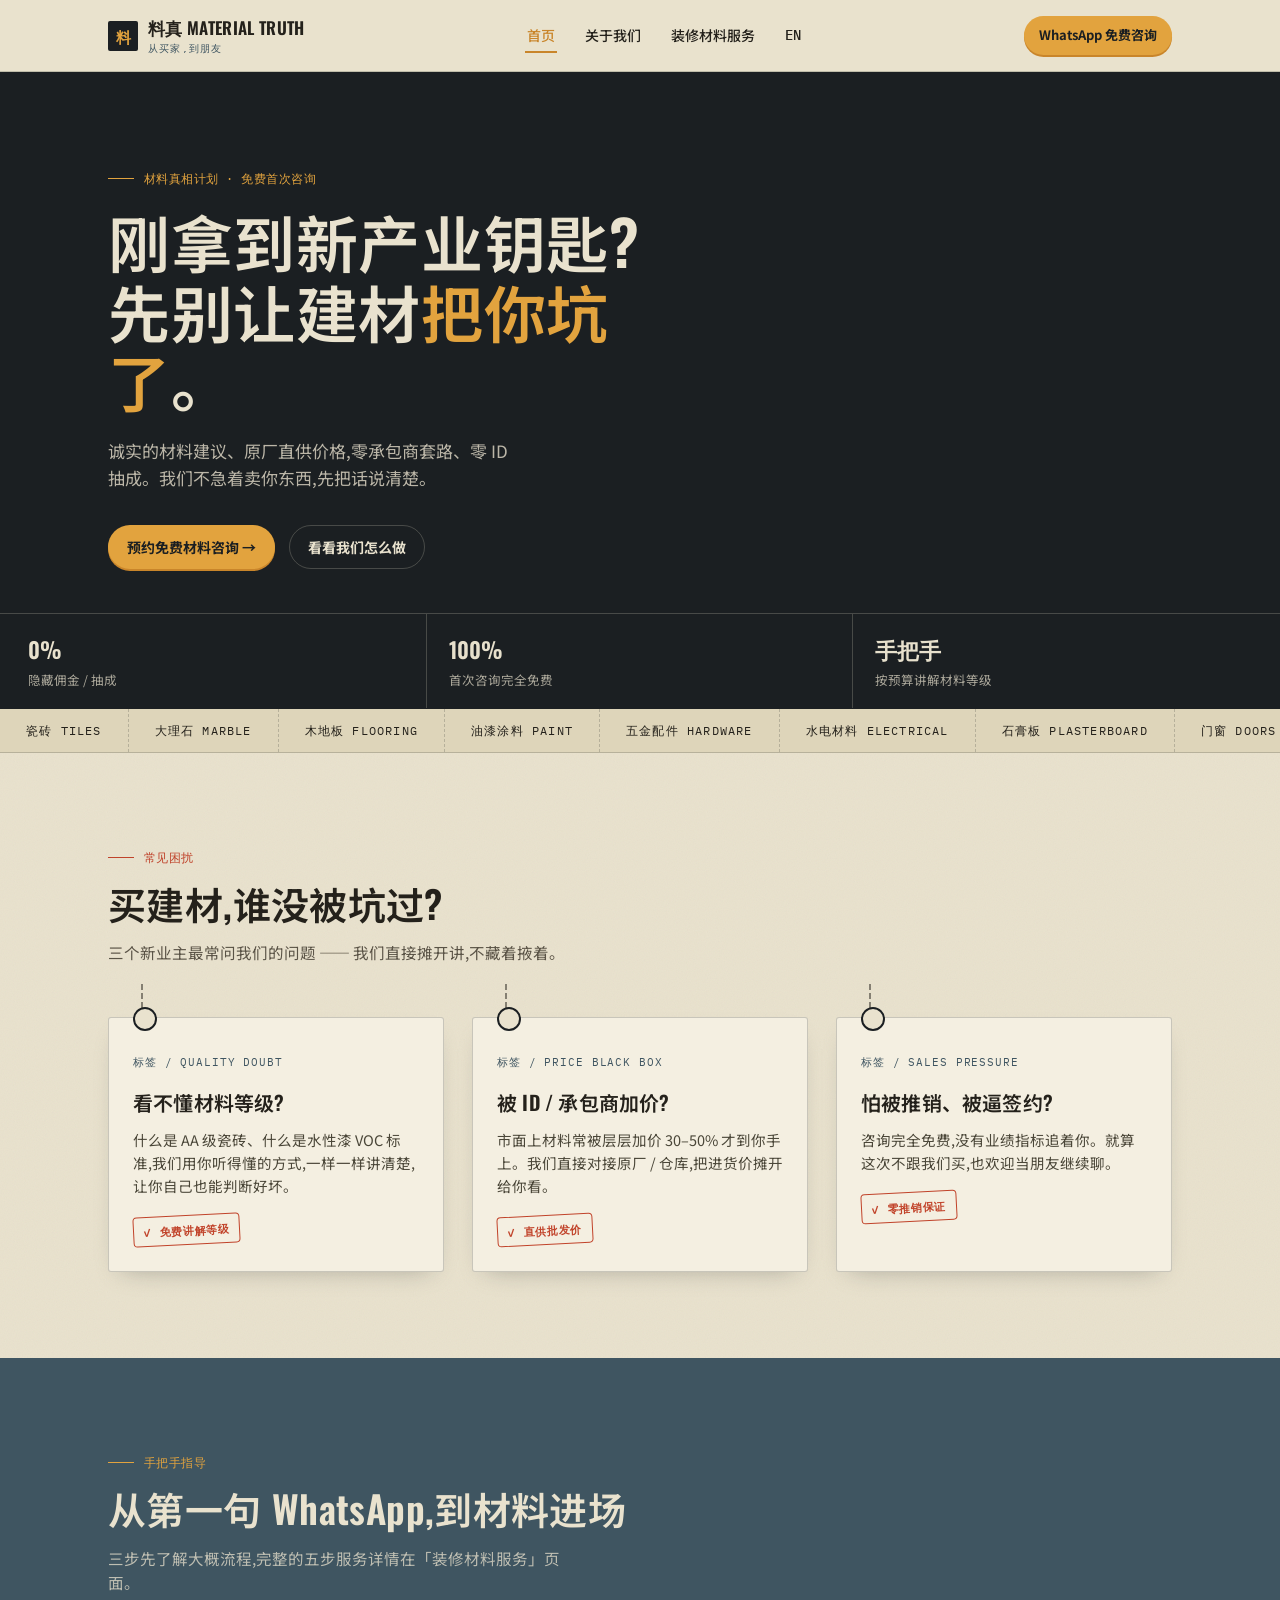
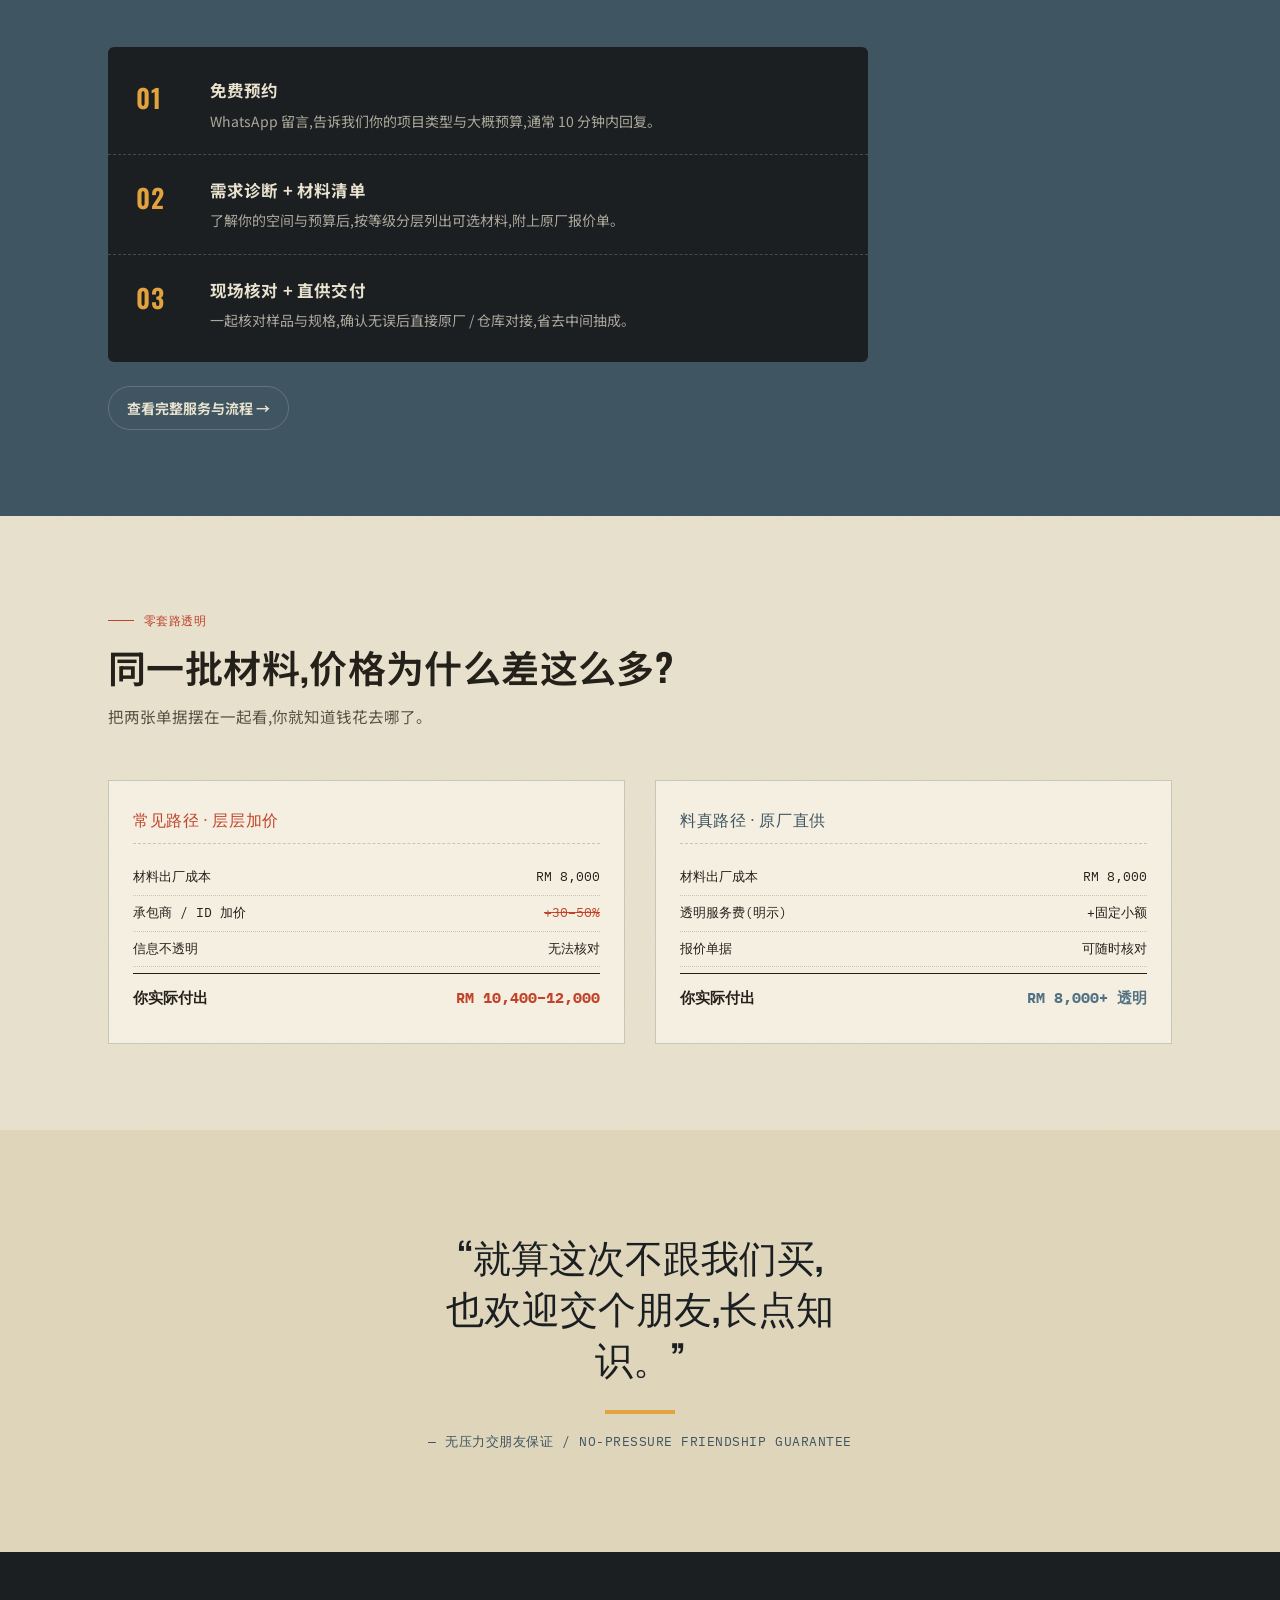
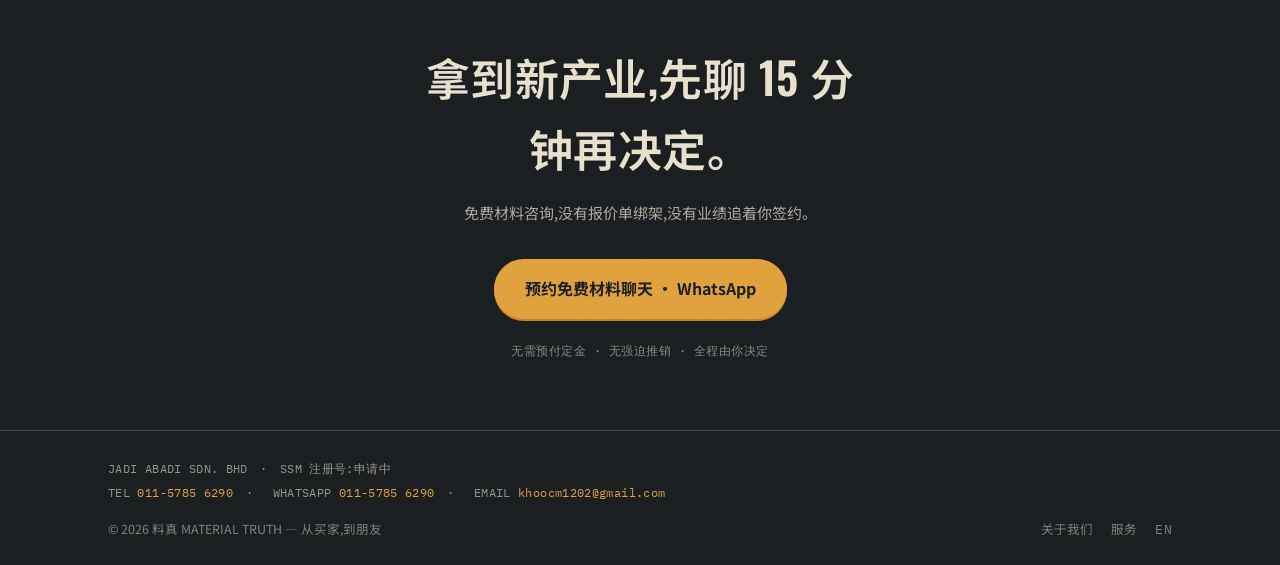
<file: material-truth-site/index.html>
<!DOCTYPE html>
<html lang="zh">
<head>
<meta charset="UTF-8">
<meta name="viewport" content="width=device-width, initial-scale=1.0">
<title>料真 MATERIAL TRUTH — 从买家,到朋友</title>
<link rel="preconnect" href="https://fonts.googleapis.com">
<link rel="preconnect" href="https://fonts.gstatic.com" crossorigin>
<link href="https://fonts.googleapis.com/css2?family=Oswald:wght@400;500;600;700&family=Noto+Sans+SC:wght@400;500;700;900&family=IBM+Plex+Mono:wght@400;500;600&display=swap" rel="stylesheet">
<link rel="stylesheet" href="style.css">
</head>
<body>

<header>
  <div class="nav">
    <a class="brand" href="index.html">
      <div class="brand-mark">料</div>
      <div>
        <div class="brand-name">料真 MATERIAL TRUTH</div>
        <div class="brand-sub mono">从买家,到朋友</div>
      </div>
    </a>
    <nav class="nav-links">
      <a href="index.html" class="active">首页</a>
      <a href="about.html">关于我们</a>
      <a href="services.html">装修材料服务</a>
      <a href="en/index.html" class="mono">EN</a>
    </nav>
    <a class="btn btn-amber btn-sm" href="https://wa.me/601157856290?text=你好,我想预约免费材料咨询" target="_blank" rel="noopener">WhatsApp 免费咨询</a>
  </div>
</header>

<section class="hero grain">
  <div class="wrap">
    <span class="eyebrow mono">材料真相计划 · 免费首次咨询</span>
    <h1>刚拿到新产业钥匙?<br>先别让建材<em>把你坑了</em>。</h1>
    <p class="lede">诚实的材料建议、原厂直供价格,零承包商套路、零 ID 抽成。我们不急着卖你东西,先把话说清楚。</p>
    <div class="hero-actions">
      <a class="btn btn-amber" href="https://wa.me/601157856290?text=你好,我想预约免费材料咨询" target="_blank" rel="noopener">预约免费材料咨询 →</a>
      <a class="btn btn-ghost" href="services.html">看看我们怎么做</a>
    </div>
  </div>
  <div class="stat-strip">
    <div class="stat wrap" style="max-width:none;margin:0;padding-left:28px;"><b>0%</b>隐藏佣金 / 抽成</div>
    <div class="stat"><b>100%</b>首次咨询完全免费</div>
    <div class="stat" style="border-right:none;"><b>手把手</b>按预算讲解材料等级</div>
  </div>
</section>

<div class="conveyor">
  <div class="conveyor-track mono">
    <span>瓷砖 TILES</span><span>大理石 MARBLE</span><span>木地板 FLOORING</span><span>油漆涂料 PAINT</span><span>五金配件 HARDWARE</span><span>水电材料 ELECTRICAL</span><span>石膏板 PLASTERBOARD</span><span>门窗 DOORS & WINDOWS</span>
    <span>瓷砖 TILES</span><span>大理石 MARBLE</span><span>木地板 FLOORING</span><span>油漆涂料 PAINT</span><span>五金配件 HARDWARE</span><span>水电材料 ELECTRICAL</span><span>石膏板 PLASTERBOARD</span><span>门窗 DOORS & WINDOWS</span>
  </div>
</div>

<section class="pain grain">
  <div class="wrap">
    <div class="section-head reveal">
      <span class="eyebrow mono">常见困扰</span>
      <h2>买建材,谁没被坑过?</h2>
      <p>三个新业主最常问我们的问题 —— 我们直接摊开讲,不藏着掖着。</p>
    </div>
    <div class="tags-grid">
      <div class="tag reveal">
        <span class="tag-label mono">标签 / QUALITY DOUBT</span>
        <h3>看不懂材料等级?</h3>
        <p>什么是 AA 级瓷砖、什么是水性漆 VOC 标准,我们用你听得懂的方式,一样一样讲清楚,让你自己也能判断好坏。</p>
        <span class="stamp">✓ 免费讲解等级</span>
      </div>
      <div class="tag reveal">
        <span class="tag-label mono">标签 / PRICE BLACK BOX</span>
        <h3>被 ID / 承包商加价?</h3>
        <p>市面上材料常被层层加价 30–50% 才到你手上。我们直接对接原厂 / 仓库,把进货价摊开给你看。</p>
        <span class="stamp">✓ 直供批发价</span>
      </div>
      <div class="tag reveal">
        <span class="tag-label mono">标签 / SALES PRESSURE</span>
        <h3>怕被推销、被逼签约?</h3>
        <p>咨询完全免费,没有业绩指标追着你。就算这次不跟我们买,也欢迎当朋友继续聊。</p>
        <span class="stamp">✓ 零推销保证</span>
      </div>
    </div>
  </div>
</section>

<section class="process">
  <div class="wrap">
    <div class="section-head on-dark reveal">
      <span class="eyebrow mono">手把手指导</span>
      <h2>从第一句 WhatsApp,到材料进场</h2>
      <p>三步先了解大概流程,完整的五步服务详情在「装修材料服务」页面。</p>
    </div>
    <div class="docket reveal">
      <div class="step">
        <div class="step-num mono">01</div>
        <div><h4>免费预约</h4><p>WhatsApp 留言,告诉我们你的项目类型与大概预算,通常 10 分钟内回复。</p></div>
      </div>
      <div class="step">
        <div class="step-num mono">02</div>
        <div><h4>需求诊断 + 材料清单</h4><p>了解你的空间与预算后,按等级分层列出可选材料,附上原厂报价单。</p></div>
      </div>
      <div class="step">
        <div class="step-num mono">03</div>
        <div><h4>现场核对 + 直供交付</h4><p>一起核对样品与规格,确认无误后直接原厂 / 仓库对接,省去中间抽成。</p></div>
      </div>
    </div>
    <div style="margin-top:24px;">
      <a class="btn btn-ghost reveal" style="border-color:var(--line-on-dark);color:var(--paper);" href="services.html">查看完整服务与流程 →</a>
    </div>
  </div>
</section>

<section class="compare grain">
  <div class="wrap">
    <div class="section-head reveal">
      <span class="eyebrow mono">零套路透明</span>
      <h2>同一批材料,价格为什么差这么多?</h2>
      <p>把两张单据摆在一起看,你就知道钱花去哪了。</p>
    </div>
    <div class="receipts">
      <div class="receipt bad reveal">
        <div class="receipt-title">常见路径 · 层层加价</div>
        <div class="rline"><span>材料出厂成本</span><span>RM 8,000</span></div>
        <div class="rline strike"><span>承包商 / ID 加价</span><span>+30–50%</span></div>
        <div class="rline"><span>信息不透明</span><span>无法核对</span></div>
        <div class="rline total bad"><span>你实际付出</span><span>RM 10,400–12,000</span></div>
      </div>
      <div class="receipt good reveal">
        <div class="receipt-title">料真路径 · 原厂直供</div>
        <div class="rline"><span>材料出厂成本</span><span>RM 8,000</span></div>
        <div class="rline"><span>透明服务费(明示)</span><span>+固定小额</span></div>
        <div class="rline"><span>报价单据</span><span>可随时核对</span></div>
        <div class="rline total good"><span>你实际付出</span><span>RM 8,000+ 透明</span></div>
      </div>
    </div>
  </div>
</section>

<section class="promise">
  <div class="wrap reveal">
    <blockquote>就算这次不跟我们买,也欢迎交个朋友,长点知识。</blockquote>
    <div class="underline"></div>
    <div class="cite mono">— 无压力交朋友保证 / NO-PRESSURE FRIENDSHIP GUARANTEE</div>
  </div>
</section>

<section class="cta grain">
  <div class="wrap reveal">
    <h2>拿到新产业,先聊 15 分钟再决定。</h2>
    <p>免费材料咨询,没有报价单绑架,没有业绩追着你签约。</p>
    <a class="btn btn-amber" href="https://wa.me/601157856290?text=你好,我想预约免费材料咨询" target="_blank" rel="noopener">预约免费材料聊天 · WhatsApp</a>
    <div class="fineprint">无需预付定金 · 无强迫推销 · 全程由你决定</div>
  </div>
</section>

<footer>
  <div class="wrap">
    <div class="mono" style="font-size:12px;line-height:2;color:rgba(233,226,206,.6);letter-spacing:.03em;margin-bottom:14px;">
      JADI ABADI SDN. BHD　·　SSM 注册号:申请中<br>
      TEL <a href="tel:+601157856290" style="color:var(--amber);">011-5785 6290</a>　·　
      WHATSAPP <a href="https://wa.me/601157856290" target="_blank" rel="noopener" style="color:var(--amber);">011-5785 6290</a>　·　
      EMAIL <a href="mailto:khoocm1202@gmail.com" style="color:var(--amber);">khoocm1202@gmail.com</a>
    </div>
    <div class="footer-bottom">
    <span>© 2026 料真 MATERIAL TRUTH — 从买家,到朋友</span>
    <div class="footer-links">
      <a href="about.html">关于我们</a>
      <a href="services.html">服务</a>
      <a href="en/index.html" class="mono">EN</a>
    </div>
    </div>
  </div>
</footer>

<script>
  const els = document.querySelectorAll('.reveal');
  if('IntersectionObserver' in window){
    const io = new IntersectionObserver((entries)=>{entries.forEach(e=>{if(e.isIntersecting){e.target.classList.add('in');io.unobserve(e.target);}});},{threshold:.15});
    els.forEach(el=>io.observe(el));
  } else { els.forEach(el=>el.classList.add('in')); }
</script>
</body>
</html>
</file>
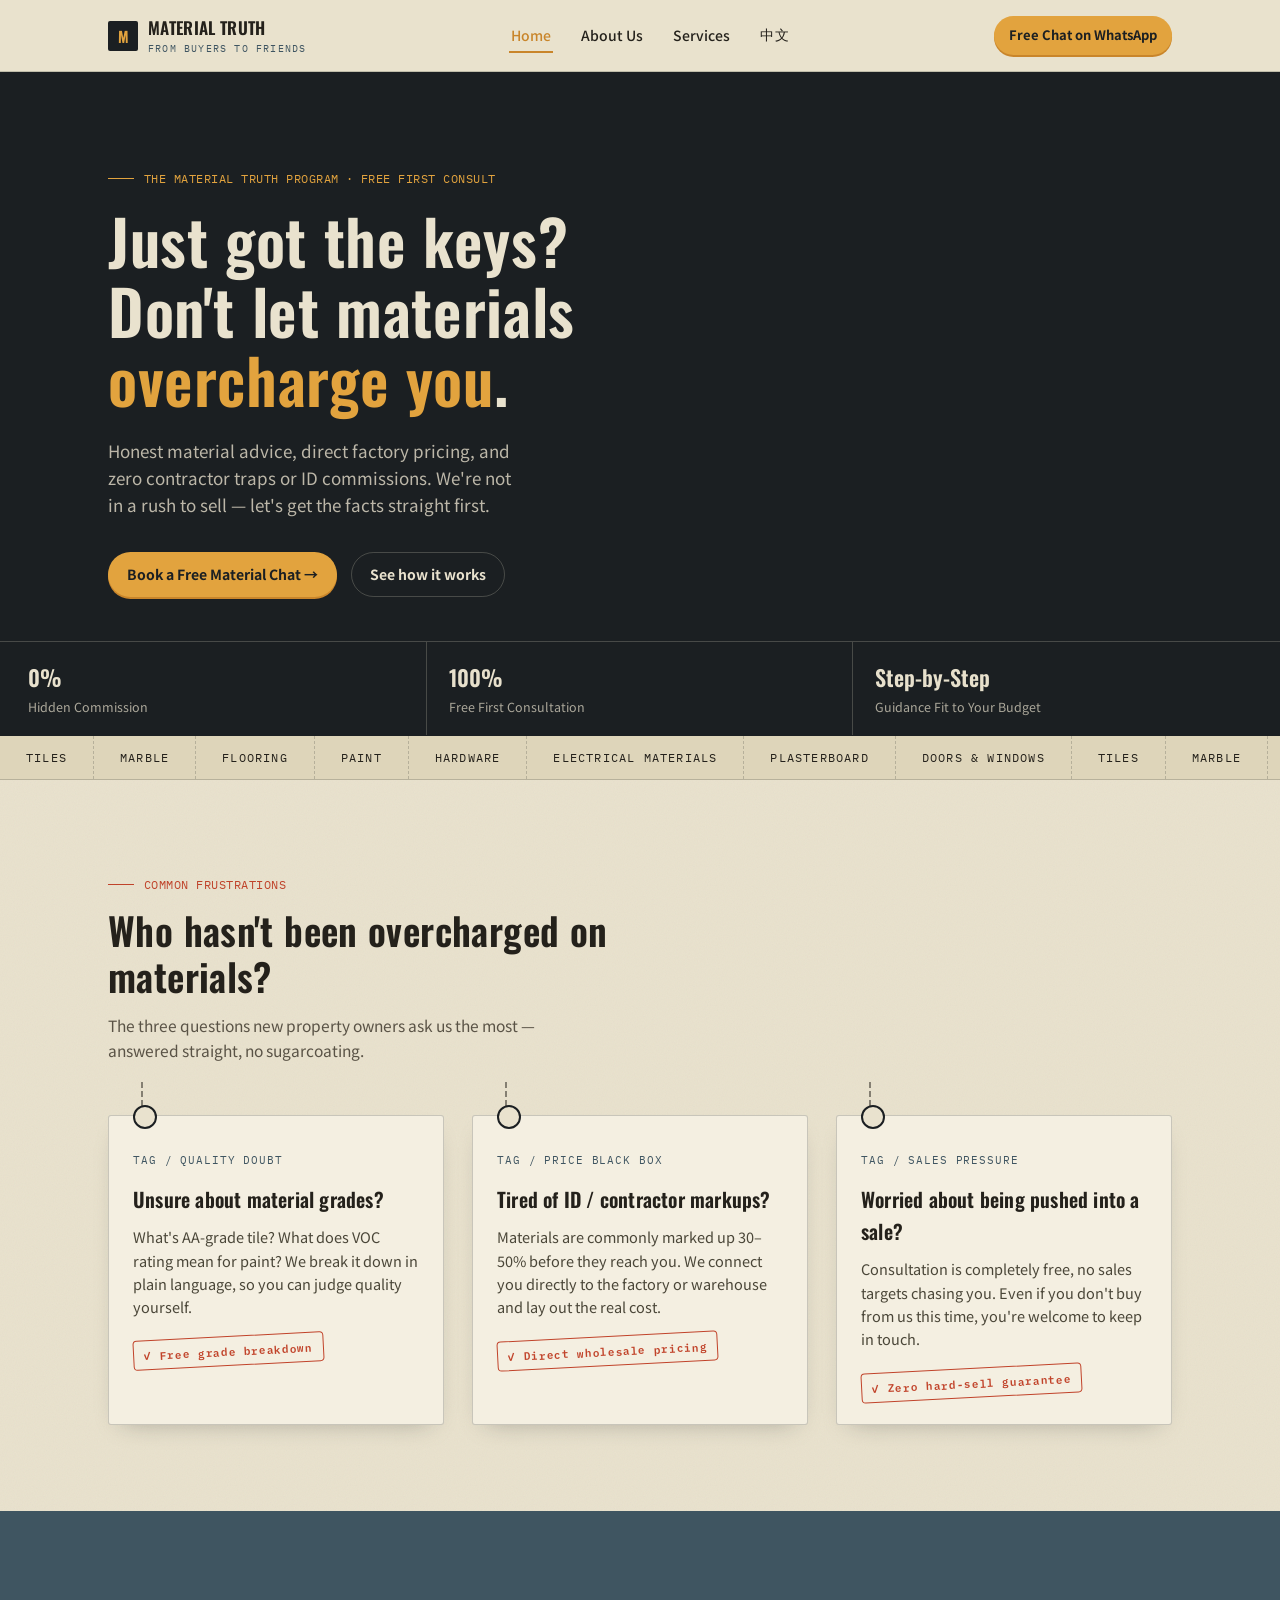
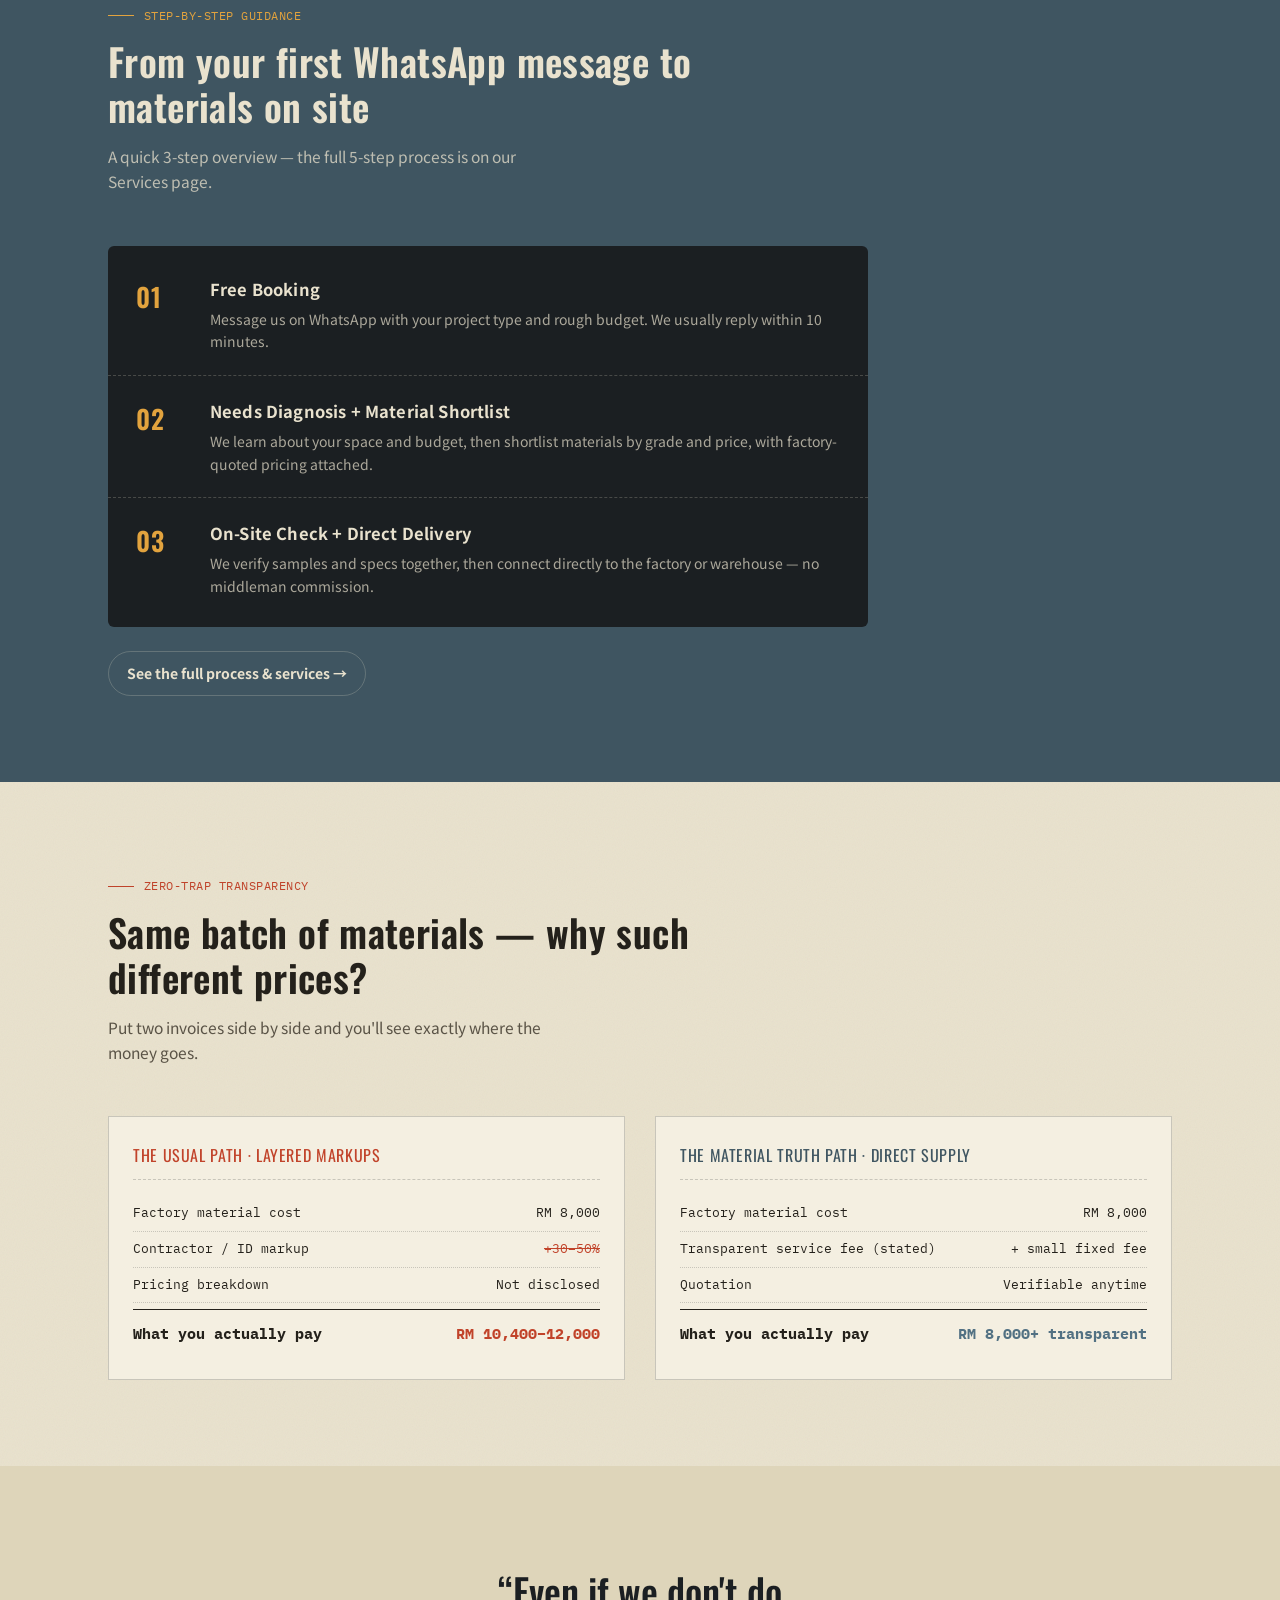
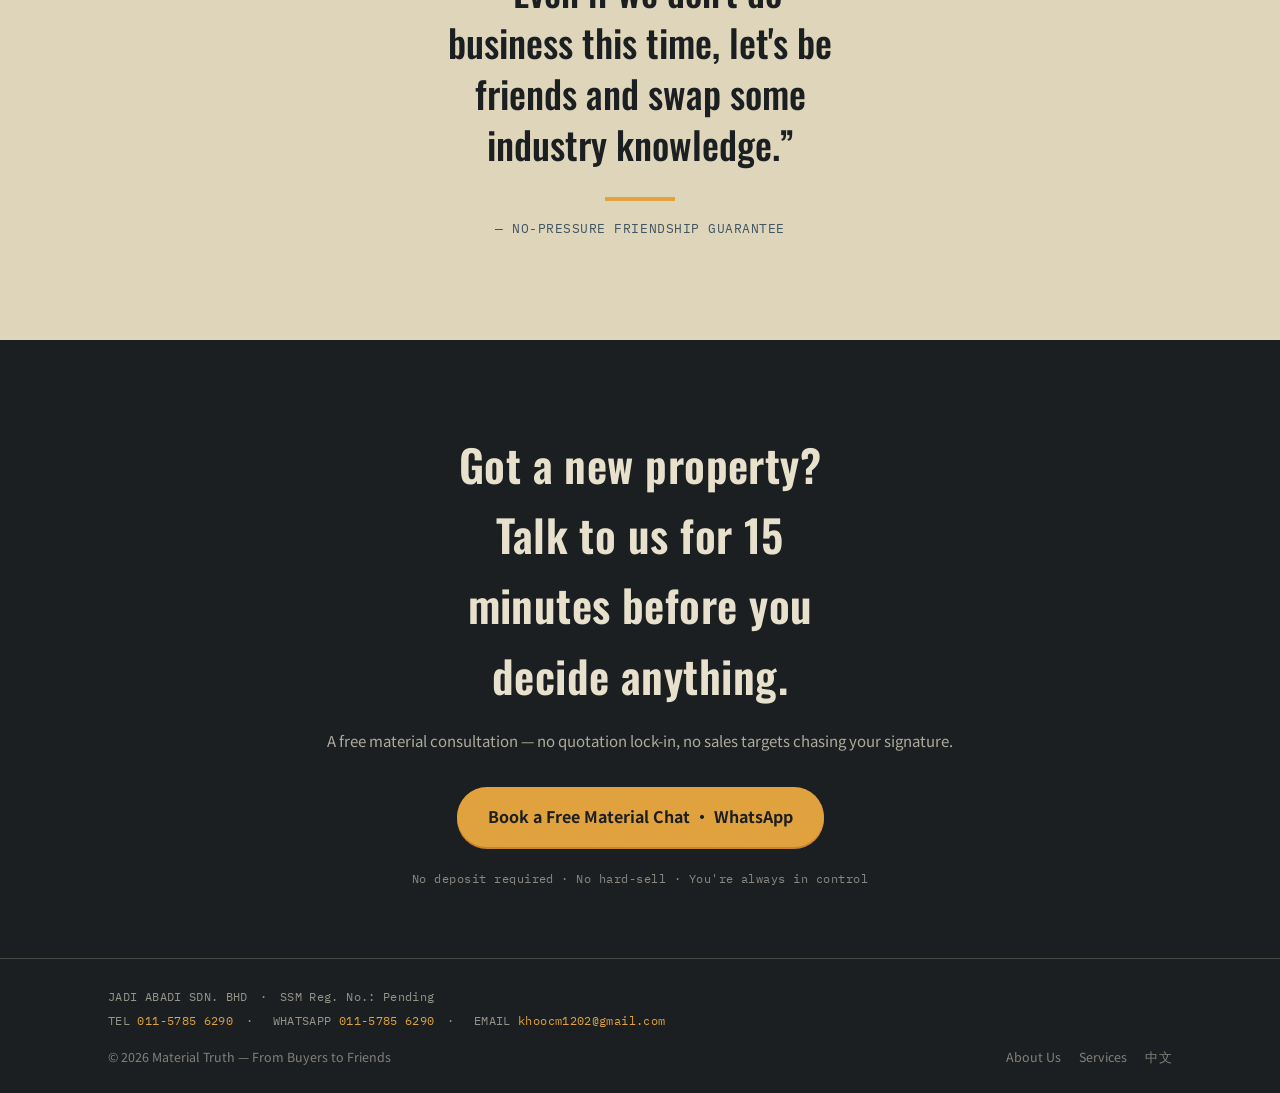
<file: material-truth-site/en/index.html>
<!DOCTYPE html>
<html lang="en">
<head>
<meta charset="UTF-8">
<meta name="viewport" content="width=device-width, initial-scale=1.0">
<title>Material Truth — From Buyers to Friends</title>
<link rel="preconnect" href="https://fonts.googleapis.com">
<link rel="preconnect" href="https://fonts.gstatic.com" crossorigin>
<link href="https://fonts.googleapis.com/css2?family=Oswald:wght@400;500;600;700&family=Noto+Sans+SC:wght@400;500;700;900&family=IBM+Plex+Mono:wght@400;500;600&display=swap" rel="stylesheet">
<link rel="stylesheet" href="style.css">
</head>
<body>

<header>
  <div class="nav">
    <a class="brand" href="index.html">
      <div class="brand-mark">M</div>
      <div>
        <div class="brand-name">MATERIAL TRUTH</div>
        <div class="brand-sub mono">FROM BUYERS TO FRIENDS</div>
      </div>
    </a>
    <nav class="nav-links">
      <a href="index.html" class="active">Home</a>
      <a href="about.html">About Us</a>
      <a href="services.html">Services</a>
      <a href="../index.html" class="mono">中文</a>
    </nav>
    <a class="btn btn-amber btn-sm" href="https://wa.me/601157856290?text=Hi%2C%20I%27d%20like%20to%20book%20a%20free%20material%20consultation" target="_blank" rel="noopener">Free Chat on WhatsApp</a>
  </div>
</header>

<section class="hero grain">
  <div class="wrap">
    <span class="eyebrow mono">The Material Truth Program · Free First Consult</span>
    <h1>Just got the keys?<br>Don't let materials <em>overcharge you</em>.</h1>
    <p class="lede">Honest material advice, direct factory pricing, and zero contractor traps or ID commissions. We're not in a rush to sell — let's get the facts straight first.</p>
    <div class="hero-actions">
      <a class="btn btn-amber" href="https://wa.me/601157856290?text=Hi%2C%20I%27d%20like%20to%20book%20a%20free%20material%20consultation" target="_blank" rel="noopener">Book a Free Material Chat →</a>
      <a class="btn btn-ghost" href="services.html">See how it works</a>
    </div>
  </div>
  <div class="stat-strip">
    <div class="stat wrap" style="max-width:none;margin:0;padding-left:28px;"><b>0%</b>Hidden Commission</div>
    <div class="stat"><b>100%</b>Free First Consultation</div>
    <div class="stat" style="border-right:none;"><b>Step-by-Step</b>Guidance Fit to Your Budget</div>
  </div>
</section>

<div class="conveyor">
  <div class="conveyor-track mono">
    <span>TILES</span><span>MARBLE</span><span>FLOORING</span><span>PAINT</span><span>HARDWARE</span><span>ELECTRICAL MATERIALS</span><span>PLASTERBOARD</span><span>DOORS & WINDOWS</span>
    <span>TILES</span><span>MARBLE</span><span>FLOORING</span><span>PAINT</span><span>HARDWARE</span><span>ELECTRICAL MATERIALS</span><span>PLASTERBOARD</span><span>DOORS & WINDOWS</span>
  </div>
</div>

<section class="pain grain">
  <div class="wrap">
    <div class="section-head reveal">
      <span class="eyebrow mono">Common Frustrations</span>
      <h2>Who hasn't been overcharged on materials?</h2>
      <p>The three questions new property owners ask us the most — answered straight, no sugarcoating.</p>
    </div>
    <div class="tags-grid">
      <div class="tag reveal">
        <span class="tag-label mono">TAG / QUALITY DOUBT</span>
        <h3>Unsure about material grades?</h3>
        <p>What's AA-grade tile? What does VOC rating mean for paint? We break it down in plain language, so you can judge quality yourself.</p>
        <span class="stamp">✓ Free grade breakdown</span>
      </div>
      <div class="tag reveal">
        <span class="tag-label mono">TAG / PRICE BLACK BOX</span>
        <h3>Tired of ID / contractor markups?</h3>
        <p>Materials are commonly marked up 30–50% before they reach you. We connect you directly to the factory or warehouse and lay out the real cost.</p>
        <span class="stamp">✓ Direct wholesale pricing</span>
      </div>
      <div class="tag reveal">
        <span class="tag-label mono">TAG / SALES PRESSURE</span>
        <h3>Worried about being pushed into a sale?</h3>
        <p>Consultation is completely free, no sales targets chasing you. Even if you don't buy from us this time, you're welcome to keep in touch.</p>
        <span class="stamp">✓ Zero hard-sell guarantee</span>
      </div>
    </div>
  </div>
</section>

<section class="process">
  <div class="wrap">
    <div class="section-head on-dark reveal">
      <span class="eyebrow mono">Step-by-Step Guidance</span>
      <h2>From your first WhatsApp message to materials on site</h2>
      <p>A quick 3-step overview — the full 5-step process is on our Services page.</p>
    </div>
    <div class="docket reveal">
      <div class="step">
        <div class="step-num mono">01</div>
        <div><h4>Free Booking</h4><p>Message us on WhatsApp with your project type and rough budget. We usually reply within 10 minutes.</p></div>
      </div>
      <div class="step">
        <div class="step-num mono">02</div>
        <div><h4>Needs Diagnosis + Material Shortlist</h4><p>We learn about your space and budget, then shortlist materials by grade and price, with factory-quoted pricing attached.</p></div>
      </div>
      <div class="step">
        <div class="step-num mono">03</div>
        <div><h4>On-Site Check + Direct Delivery</h4><p>We verify samples and specs together, then connect directly to the factory or warehouse — no middleman commission.</p></div>
      </div>
    </div>
    <div style="margin-top:24px;">
      <a class="btn btn-ghost reveal" style="border-color:var(--line-on-dark);color:var(--paper);" href="services.html">See the full process & services →</a>
    </div>
  </div>
</section>

<section class="compare grain">
  <div class="wrap">
    <div class="section-head reveal">
      <span class="eyebrow mono">Zero-Trap Transparency</span>
      <h2>Same batch of materials — why such different prices?</h2>
      <p>Put two invoices side by side and you'll see exactly where the money goes.</p>
    </div>
    <div class="receipts">
      <div class="receipt bad reveal">
        <div class="receipt-title">The Usual Path · Layered Markups</div>
        <div class="rline"><span>Factory material cost</span><span>RM 8,000</span></div>
        <div class="rline strike"><span>Contractor / ID markup</span><span>+30–50%</span></div>
        <div class="rline"><span>Pricing breakdown</span><span>Not disclosed</span></div>
        <div class="rline total bad"><span>What you actually pay</span><span>RM 10,400–12,000</span></div>
      </div>
      <div class="receipt good reveal">
        <div class="receipt-title">The Material Truth Path · Direct Supply</div>
        <div class="rline"><span>Factory material cost</span><span>RM 8,000</span></div>
        <div class="rline"><span>Transparent service fee (stated)</span><span>+ small fixed fee</span></div>
        <div class="rline"><span>Quotation</span><span>Verifiable anytime</span></div>
        <div class="rline total good"><span>What you actually pay</span><span>RM 8,000+ transparent</span></div>
      </div>
    </div>
  </div>
</section>

<section class="promise">
  <div class="wrap reveal">
    <blockquote>Even if we don't do business this time, let's be friends and swap some industry knowledge.</blockquote>
    <div class="underline"></div>
    <div class="cite mono">— NO-PRESSURE FRIENDSHIP GUARANTEE</div>
  </div>
</section>

<section class="cta grain">
  <div class="wrap reveal">
    <h2>Got a new property? Talk to us for 15 minutes before you decide anything.</h2>
    <p>A free material consultation — no quotation lock-in, no sales targets chasing your signature.</p>
    <a class="btn btn-amber" href="https://wa.me/601157856290?text=Hi%2C%20I%27d%20like%20to%20book%20a%20free%20material%20consultation" target="_blank" rel="noopener">Book a Free Material Chat · WhatsApp</a>
    <div class="fineprint">No deposit required · No hard-sell · You're always in control</div>
  </div>
</section>

<footer>
  <div class="wrap">
    <div class="mono" style="font-size:12px;line-height:2;color:rgba(233,226,206,.6);letter-spacing:.03em;margin-bottom:14px;">
      JADI ABADI SDN. BHD　·　SSM Reg. No.: Pending<br>
      TEL <a href="tel:+601157856290" style="color:var(--amber);">011-5785 6290</a>　·　
      WHATSAPP <a href="https://wa.me/601157856290" target="_blank" rel="noopener" style="color:var(--amber);">011-5785 6290</a>　·　
      EMAIL <a href="mailto:khoocm1202@gmail.com" style="color:var(--amber);">khoocm1202@gmail.com</a>
    </div>
    <div class="footer-bottom">
    <span>© 2026 Material Truth — From Buyers to Friends</span>
    <div class="footer-links">
      <a href="about.html">About Us</a>
      <a href="services.html">Services</a>
      <a href="../index.html" class="mono">中文</a>
    </div>
    </div>
  </div>
</footer>

<script>
  const els = document.querySelectorAll('.reveal');
  if('IntersectionObserver' in window){
    const io = new IntersectionObserver((entries)=>{entries.forEach(e=>{if(e.isIntersecting){e.target.classList.add('in');io.unobserve(e.target);}});},{threshold:.15});
    els.forEach(el=>io.observe(el));
  } else { els.forEach(el=>el.classList.add('in')); }
</script>
</body>
</html>
</file>
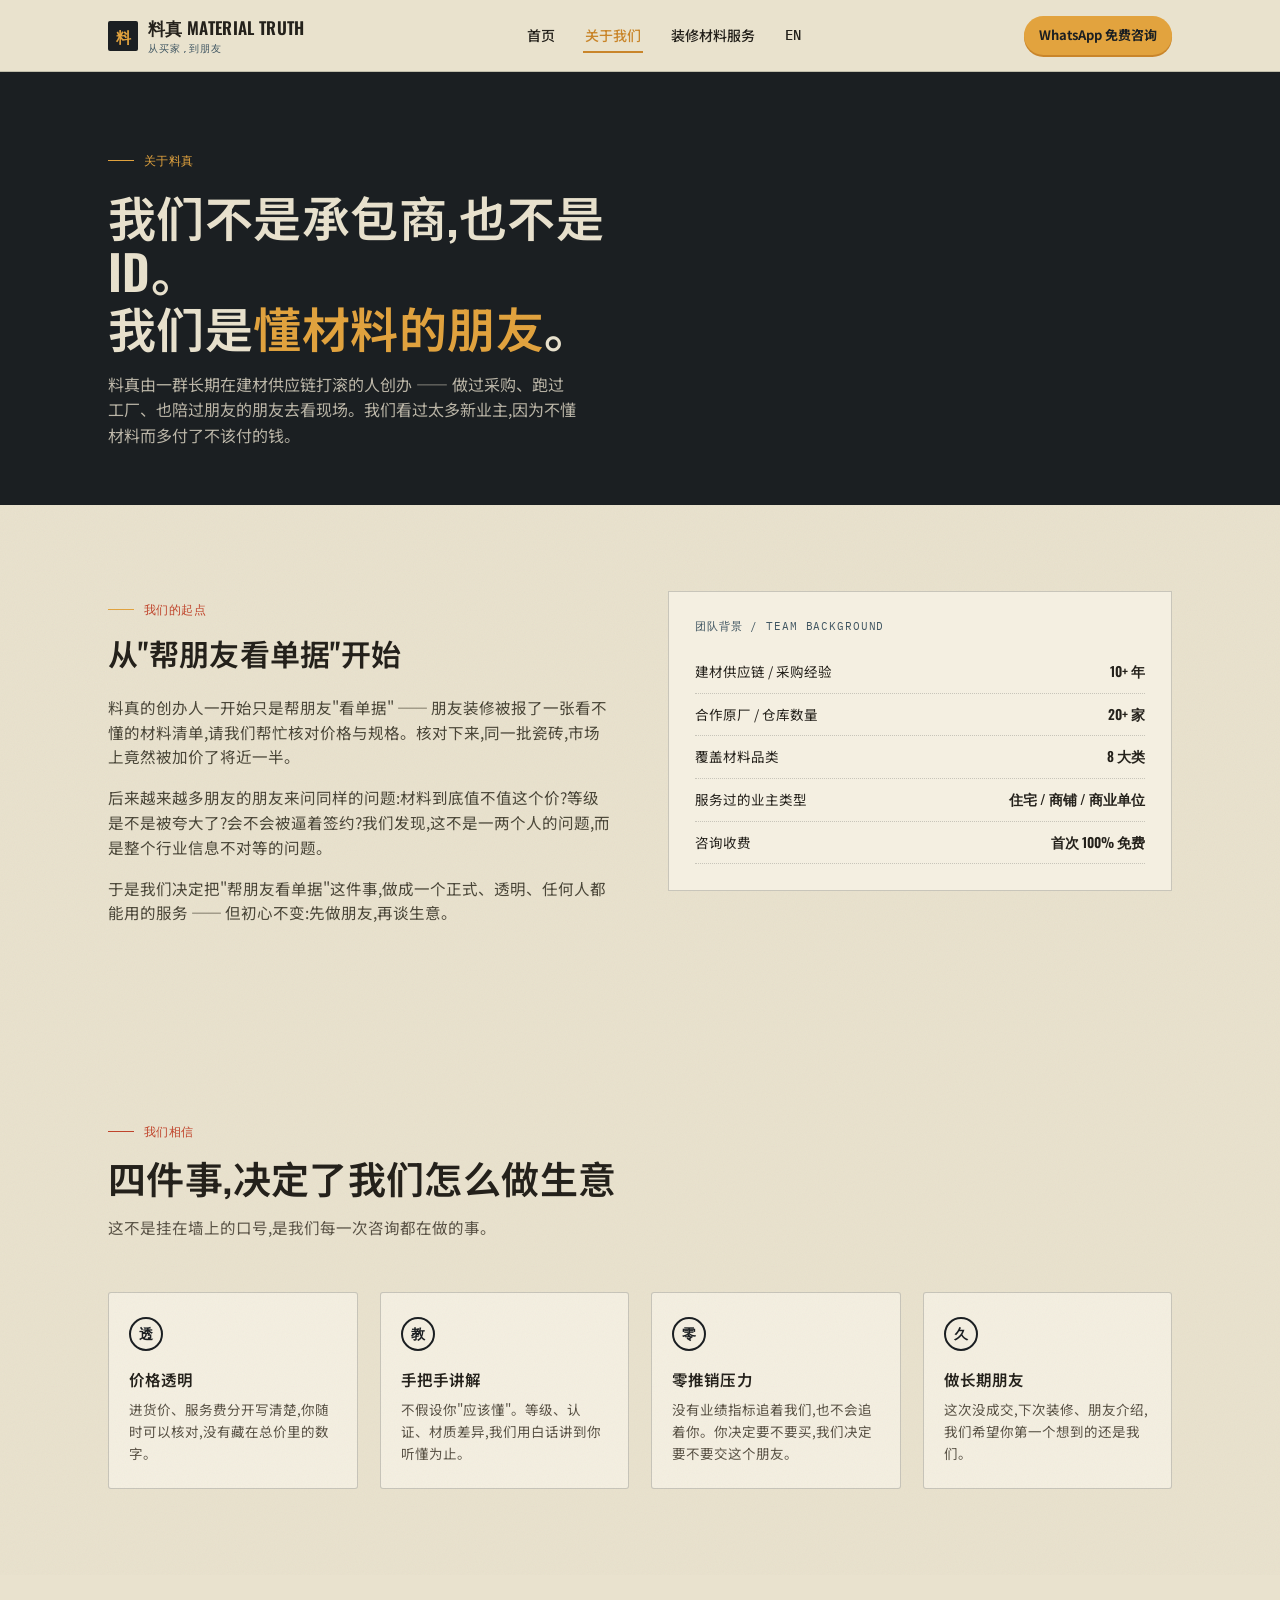
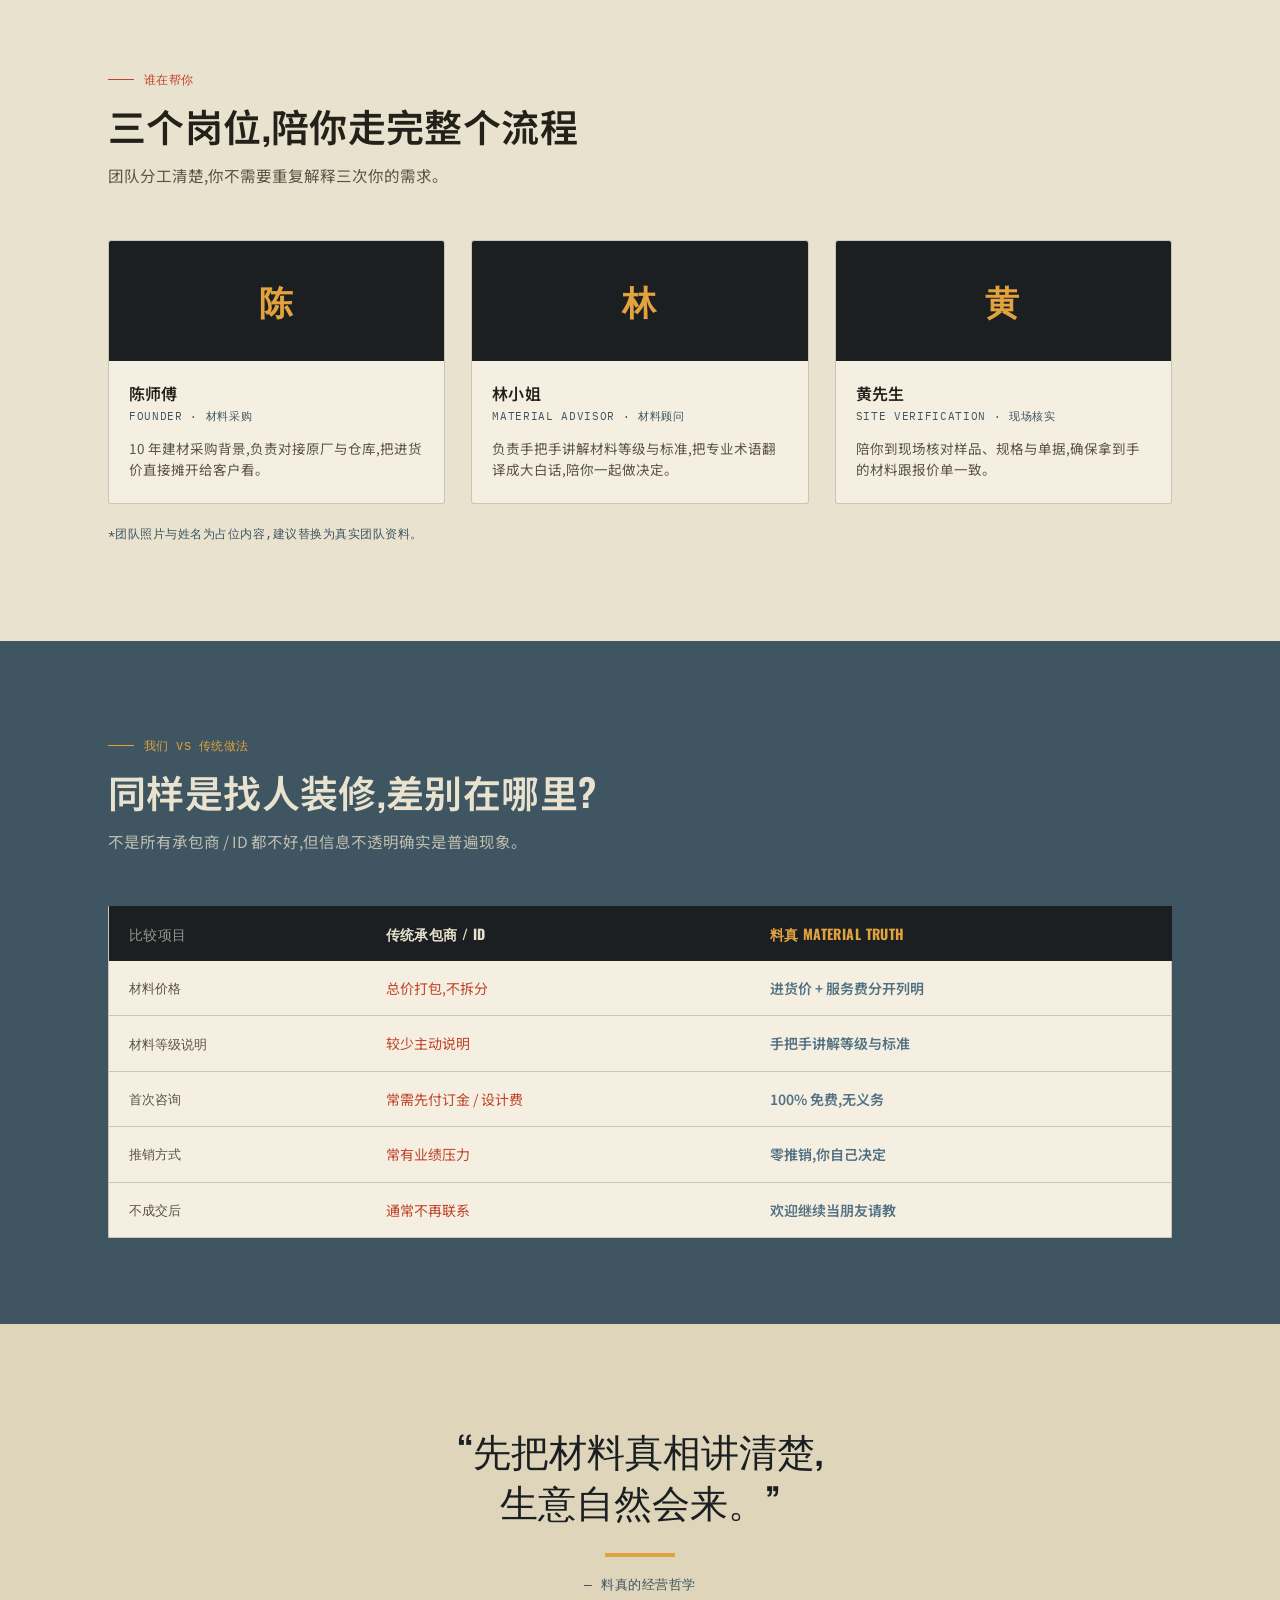
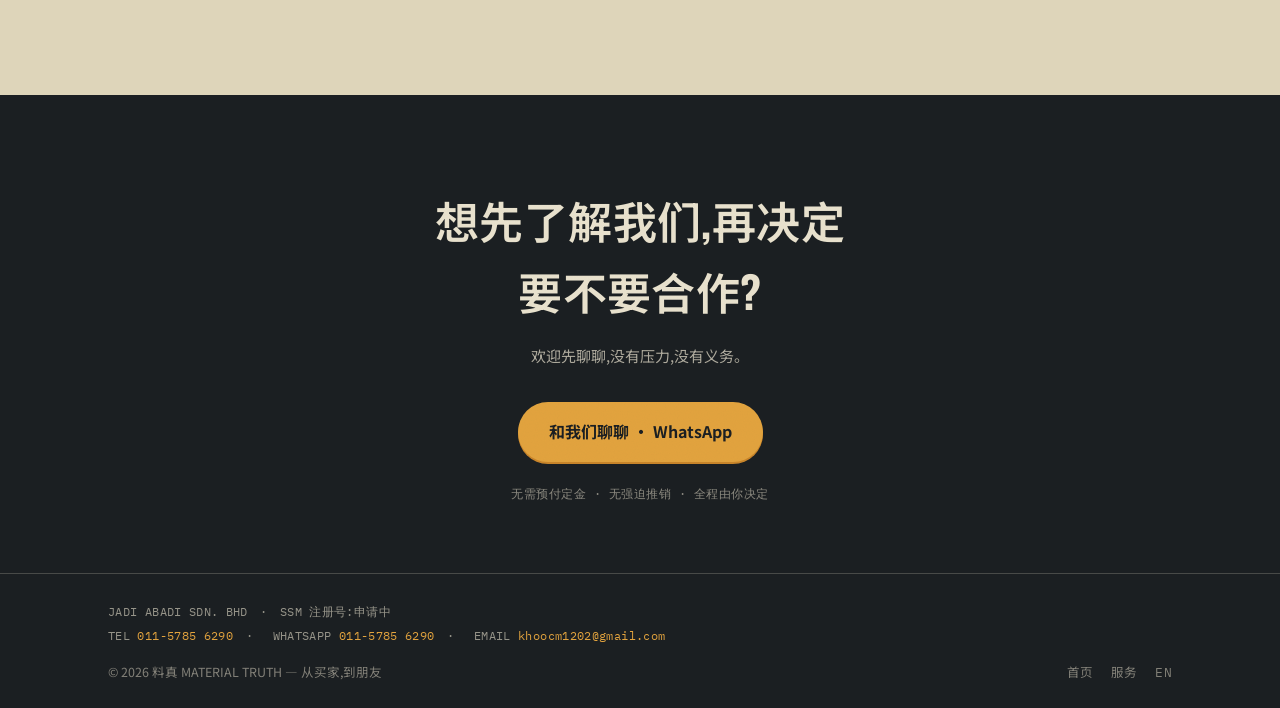
<file: material-truth-site/about.html>
<!DOCTYPE html>
<html lang="zh">
<head>
<meta charset="UTF-8">
<meta name="viewport" content="width=device-width, initial-scale=1.0">
<title>关于我们 — 料真 MATERIAL TRUTH</title>
<link rel="preconnect" href="https://fonts.googleapis.com">
<link rel="preconnect" href="https://fonts.gstatic.com" crossorigin>
<link href="https://fonts.googleapis.com/css2?family=Oswald:wght@400;500;600;700&family=Noto+Sans+SC:wght@400;500;700;900&family=IBM+Plex+Mono:wght@400;500;600&display=swap" rel="stylesheet">
<link rel="stylesheet" href="style.css">
</head>
<body>

<header>
  <div class="nav">
    <a class="brand" href="index.html">
      <div class="brand-mark">料</div>
      <div>
        <div class="brand-name">料真 MATERIAL TRUTH</div>
        <div class="brand-sub mono">从买家,到朋友</div>
      </div>
    </a>
    <nav class="nav-links">
      <a href="index.html">首页</a>
      <a href="about.html" class="active">关于我们</a>
      <a href="services.html">装修材料服务</a>
      <a href="en/about.html" class="mono">EN</a>
    </nav>
    <a class="btn btn-amber btn-sm" href="https://wa.me/601157856290?text=你好,我想预约免费材料咨询" target="_blank" rel="noopener">WhatsApp 免费咨询</a>
  </div>
</header>

<section class="page-hero grain">
  <div class="wrap">
    <span class="eyebrow mono">关于料真</span>
    <h1>我们不是承包商,也不是 ID。<br>我们是<em>懂材料的朋友</em>。</h1>
    <p class="lede">料真由一群长期在建材供应链打滚的人创办 —— 做过采购、跑过工厂、也陪过朋友的朋友去看现场。我们看过太多新业主,因为不懂材料而多付了不该付的钱。</p>
  </div>
</section>

<section class="grain">
  <div class="wrap">
    <div class="origin">
      <div class="origin-copy reveal">
        <span class="eyebrow mono" style="color:var(--rust);padding-bottom:10px;">我们的起点</span>
        <h2 style="font-size:clamp(22px,3vw,30px);margin-bottom:18px;">从"帮朋友看单据"开始</h2>
        <p>料真的创办人一开始只是帮朋友"看单据" —— 朋友装修被报了一张看不懂的材料清单,请我们帮忙核对价格与规格。核对下来,同一批瓷砖,市场上竟然被加价了将近一半。</p>
        <p>后来越来越多朋友的朋友来问同样的问题:材料到底值不值这个价?等级是不是被夸大了?会不会被逼着签约?我们发现,这不是一两个人的问题,而是整个行业信息不对等的问题。</p>
        <p>于是我们决定把"帮朋友看单据"这件事,做成一个正式、透明、任何人都能用的服务 —— 但初心不变:先做朋友,再谈生意。</p>
      </div>
      <div class="origin-figure reveal">
        <span class="figure-label mono">团队背景 / TEAM BACKGROUND</span>
        <ul>
          <li><span>建材供应链 / 采购经验</span><b>10+ 年</b></li>
          <li><span>合作原厂 / 仓库数量</span><b>20+ 家</b></li>
          <li><span>覆盖材料品类</span><b>8 大类</b></li>
          <li><span>服务过的业主类型</span><b>住宅 / 商铺 / 商业单位</b></li>
          <li><span>咨询收费</span><b>首次 100% 免费</b></li>
        </ul>
      </div>
    </div>
  </div>
</section>

<section class="pain grain">
  <div class="wrap">
    <div class="section-head reveal">
      <span class="eyebrow mono">我们相信</span>
      <h2>四件事,决定了我们怎么做生意</h2>
      <p>这不是挂在墙上的口号,是我们每一次咨询都在做的事。</p>
    </div>
    <div class="value-grid">
      <div class="value-card reveal">
        <div class="value-mark">透</div>
        <h4>价格透明</h4>
        <p>进货价、服务费分开写清楚,你随时可以核对,没有藏在总价里的数字。</p>
      </div>
      <div class="value-card reveal">
        <div class="value-mark">教</div>
        <h4>手把手讲解</h4>
        <p>不假设你"应该懂"。等级、认证、材质差异,我们用白话讲到你听懂为止。</p>
      </div>
      <div class="value-card reveal">
        <div class="value-mark">零</div>
        <h4>零推销压力</h4>
        <p>没有业绩指标追着我们,也不会追着你。你决定要不要买,我们决定要不要交这个朋友。</p>
      </div>
      <div class="value-card reveal">
        <div class="value-mark">久</div>
        <h4>做长期朋友</h4>
        <p>这次没成交,下次装修、朋友介绍,我们希望你第一个想到的还是我们。</p>
      </div>
    </div>
  </div>
</section>

<section>
  <div class="wrap">
    <div class="section-head reveal">
      <span class="eyebrow mono">谁在帮你</span>
      <h2>三个岗位,陪你走完整个流程</h2>
      <p>团队分工清楚,你不需要重复解释三次你的需求。</p>
    </div>
    <div class="team-grid">
      <div class="team-card reveal">
        <div class="team-avatar">陈</div>
        <div class="team-body">
          <h4>陈师傅</h4>
          <span class="team-role mono">FOUNDER · 材料采购</span>
          <p>10 年建材采购背景,负责对接原厂与仓库,把进货价直接摊开给客户看。</p>
        </div>
      </div>
      <div class="team-card reveal">
        <div class="team-avatar">林</div>
        <div class="team-body">
          <h4>林小姐</h4>
          <span class="team-role mono">MATERIAL ADVISOR · 材料顾问</span>
          <p>负责手把手讲解材料等级与标准,把专业术语翻译成大白话,陪你一起做决定。</p>
        </div>
      </div>
      <div class="team-card reveal">
        <div class="team-avatar">黄</div>
        <div class="team-body">
          <h4>黄先生</h4>
          <span class="team-role mono">SITE VERIFICATION · 现场核实</span>
          <p>陪你到现场核对样品、规格与单据,确保拿到手的材料跟报价单一致。</p>
        </div>
      </div>
    </div>
    <p class="mono" style="margin-top:20px;font-size:12px;color:var(--steel);">*团队照片与姓名为占位内容,建议替换为真实团队资料。</p>
  </div>
</section>

<section class="process">
  <div class="wrap">
    <div class="section-head on-dark reveal">
      <span class="eyebrow mono">我们 vs 传统做法</span>
      <h2>同样是找人装修,差别在哪里?</h2>
      <p>不是所有承包商 / ID 都不好,但信息不透明确实是普遍现象。</p>
    </div>
    <div class="reveal" style="overflow-x:auto;">
      <table class="compare-table">
        <thead>
          <tr><th>比较项目</th><th>传统承包商 / ID</th><th class="us">料真 MATERIAL TRUTH</th></tr>
        </thead>
        <tbody>
          <tr><td>材料价格</td><td class="no">总价打包,不拆分</td><td class="yes">进货价 + 服务费分开列明</td></tr>
          <tr><td>材料等级说明</td><td class="no">较少主动说明</td><td class="yes">手把手讲解等级与标准</td></tr>
          <tr><td>首次咨询</td><td class="no">常需先付订金 / 设计费</td><td class="yes">100% 免费,无义务</td></tr>
          <tr><td>推销方式</td><td class="no">常有业绩压力</td><td class="yes">零推销,你自己决定</td></tr>
          <tr><td>不成交后</td><td class="no">通常不再联系</td><td class="yes">欢迎继续当朋友请教</td></tr>
        </tbody>
      </table>
    </div>
  </div>
</section>

<section class="promise">
  <div class="wrap reveal">
    <blockquote>先把材料真相讲清楚,生意自然会来。</blockquote>
    <div class="underline"></div>
    <div class="cite mono">— 料真的经营哲学</div>
  </div>
</section>

<section class="cta grain">
  <div class="wrap reveal">
    <h2>想先了解我们,再决定要不要合作?</h2>
    <p>欢迎先聊聊,没有压力,没有义务。</p>
    <a class="btn btn-amber" href="https://wa.me/601157856290?text=你好,我想先了解一下料真" target="_blank" rel="noopener">和我们聊聊 · WhatsApp</a>
    <div class="fineprint">无需预付定金 · 无强迫推销 · 全程由你决定</div>
  </div>
</section>

<footer>
  <div class="wrap">
    <div class="mono" style="font-size:12px;line-height:2;color:rgba(233,226,206,.6);letter-spacing:.03em;margin-bottom:14px;">
      JADI ABADI SDN. BHD　·　SSM 注册号:申请中<br>
      TEL <a href="tel:+601157856290" style="color:var(--amber);">011-5785 6290</a>　·　
      WHATSAPP <a href="https://wa.me/601157856290" target="_blank" rel="noopener" style="color:var(--amber);">011-5785 6290</a>　·　
      EMAIL <a href="mailto:khoocm1202@gmail.com" style="color:var(--amber);">khoocm1202@gmail.com</a>
    </div>
    <div class="footer-bottom">
    <span>© 2026 料真 MATERIAL TRUTH — 从买家,到朋友</span>
    <div class="footer-links">
      <a href="index.html">首页</a>
      <a href="services.html">服务</a>
      <a href="en/about.html" class="mono">EN</a>
    </div>
    </div>
  </div>
</footer>

<script>
  const els = document.querySelectorAll('.reveal');
  if('IntersectionObserver' in window){
    const io = new IntersectionObserver((entries)=>{entries.forEach(e=>{if(e.isIntersecting){e.target.classList.add('in');io.unobserve(e.target);}});},{threshold:.15});
    els.forEach(el=>io.observe(el));
  } else { els.forEach(el=>el.classList.add('in')); }
</script>
</body>
</html>
</file>
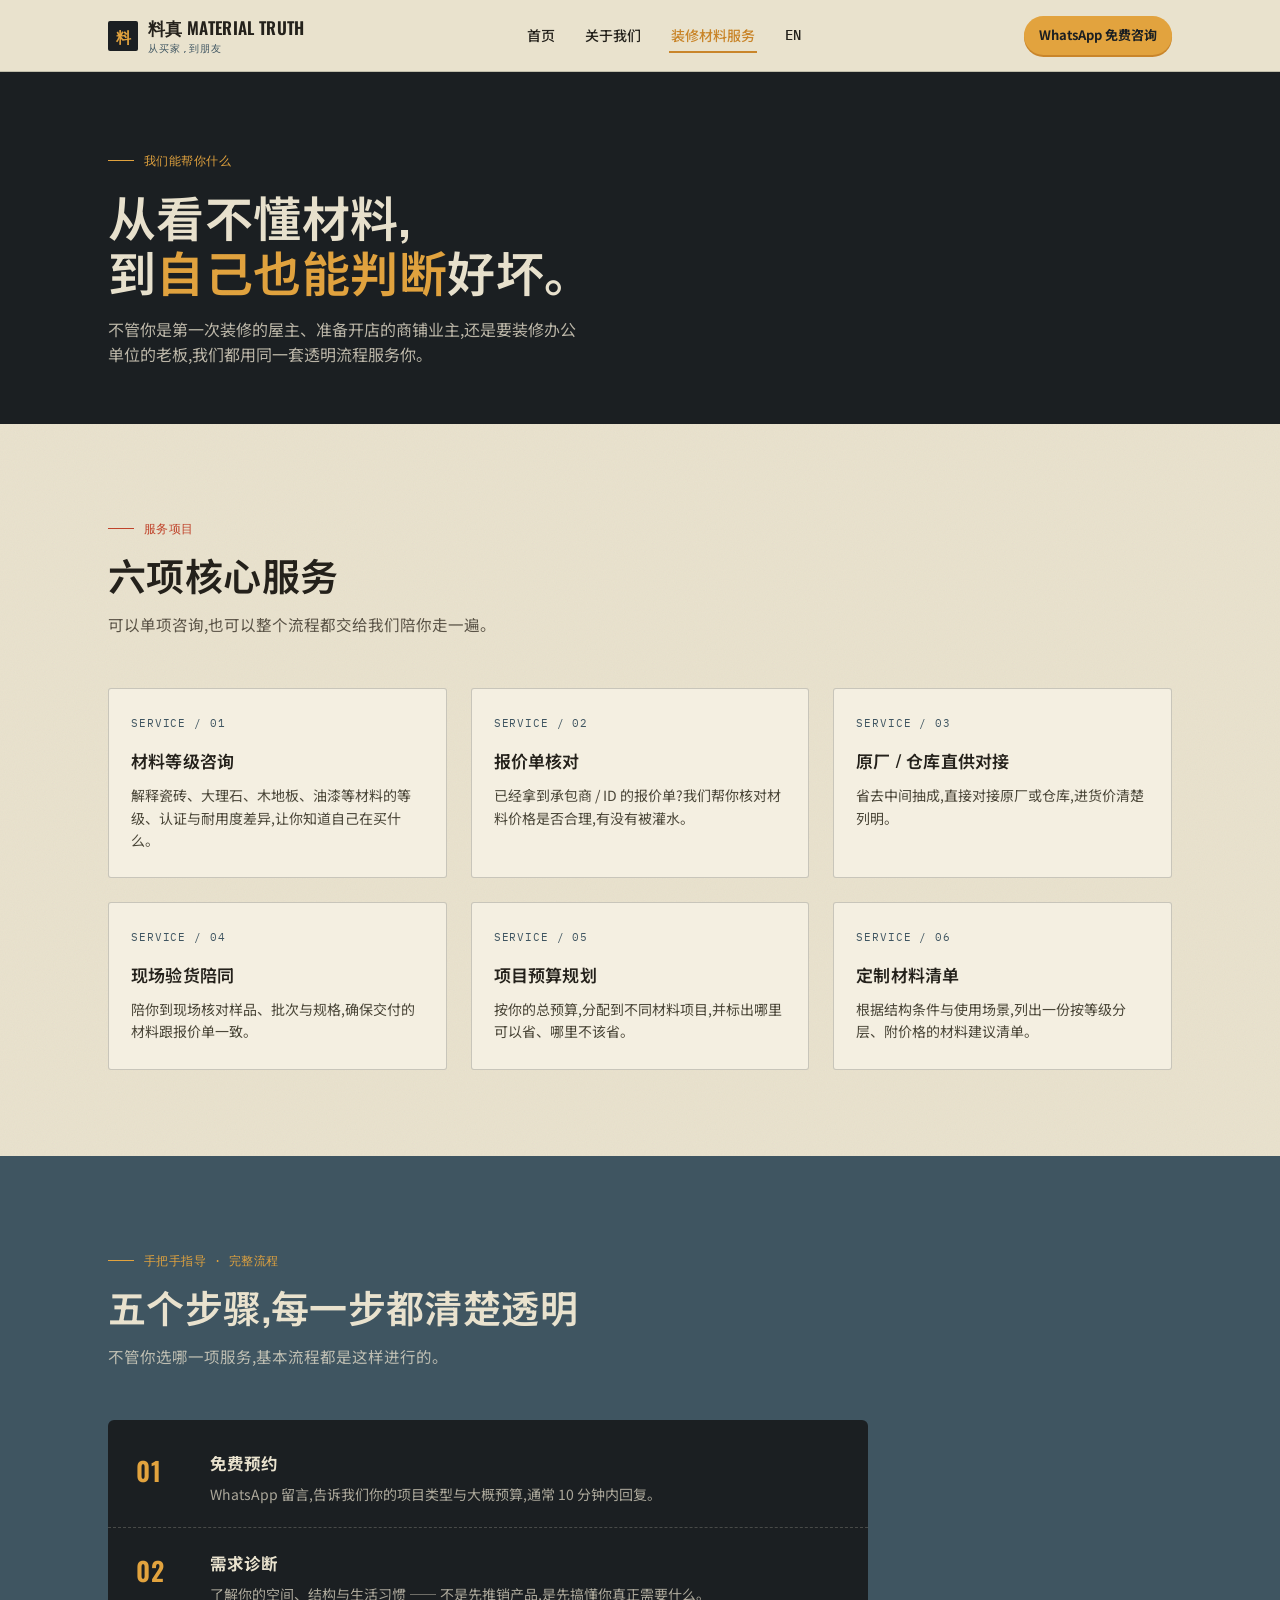
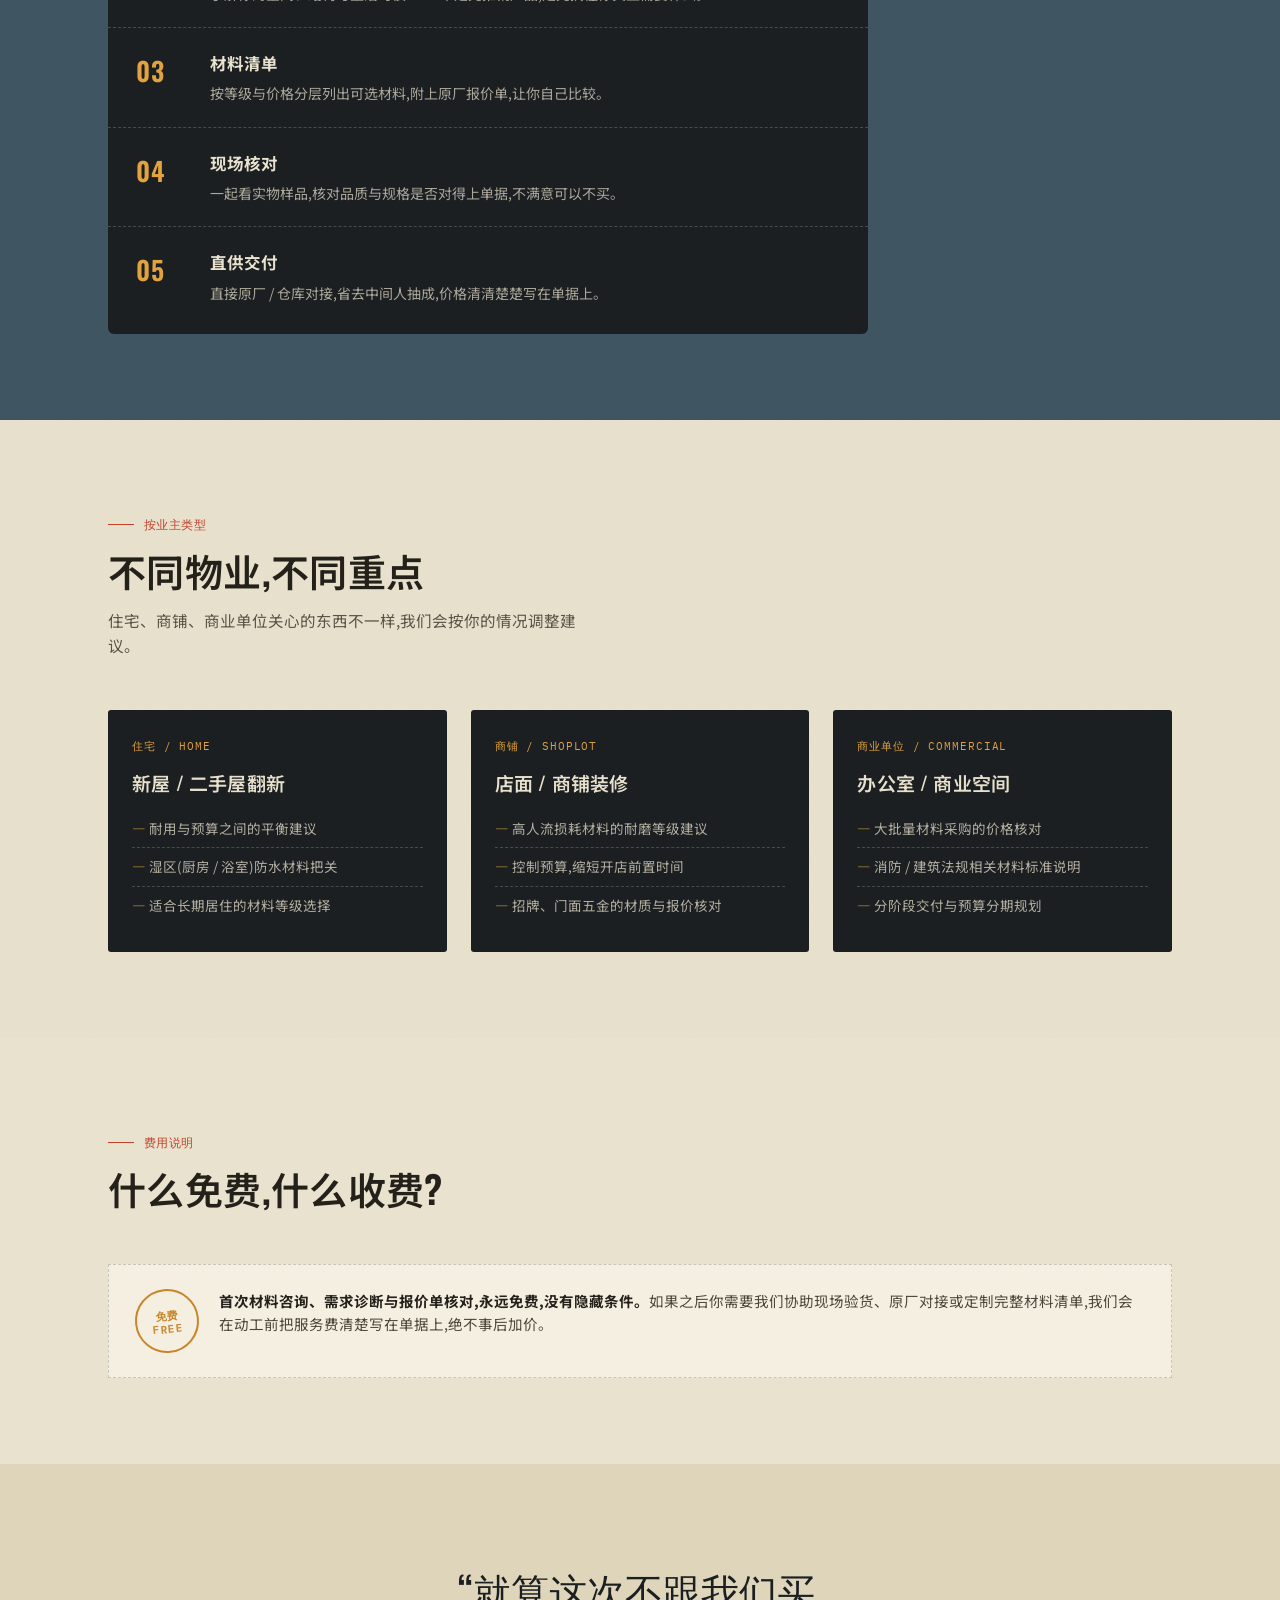
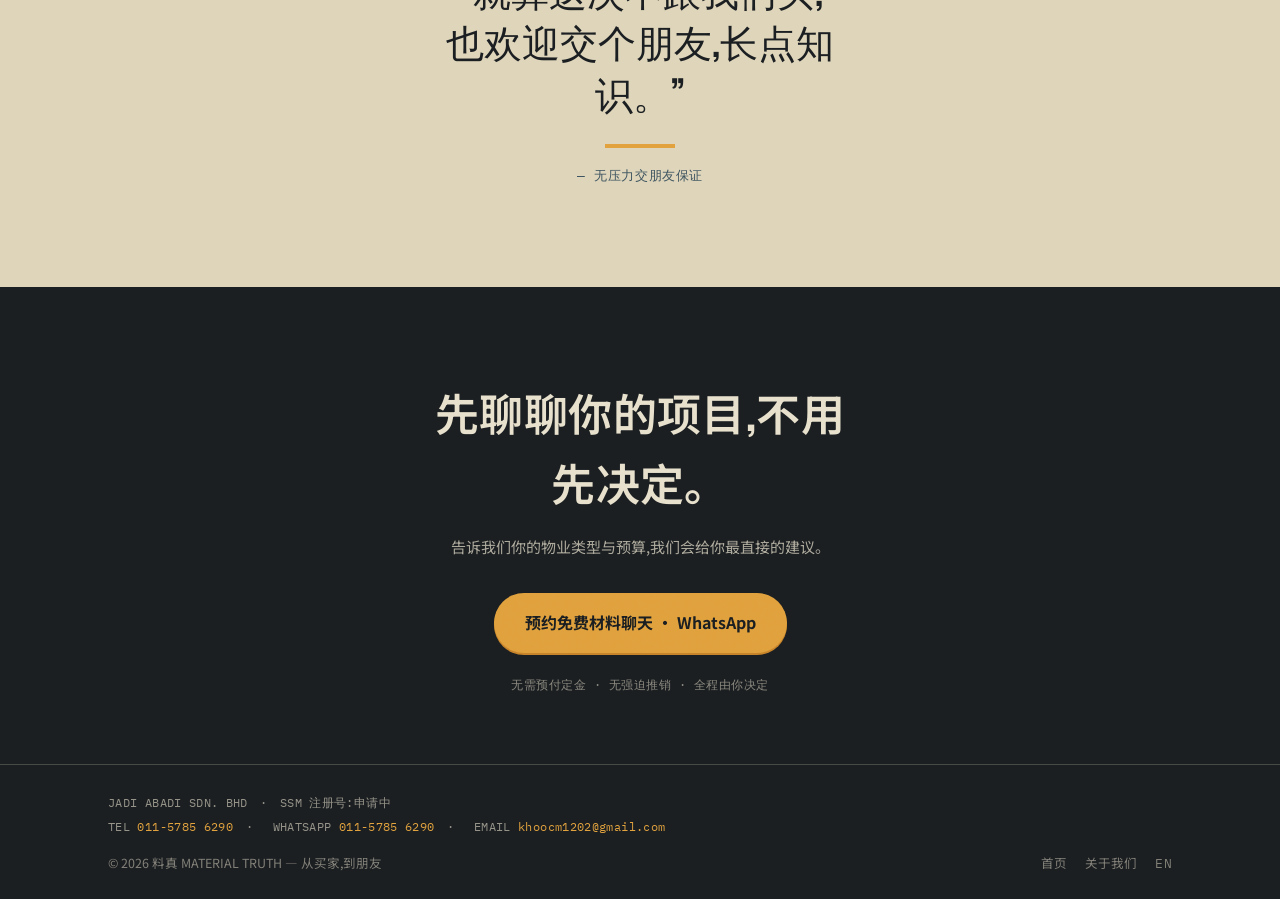
<file: material-truth-site/services.html>
<!DOCTYPE html>
<html lang="zh">
<head>
<meta charset="UTF-8">
<meta name="viewport" content="width=device-width, initial-scale=1.0">
<title>装修材料服务 — 料真 MATERIAL TRUTH</title>
<link rel="preconnect" href="https://fonts.googleapis.com">
<link rel="preconnect" href="https://fonts.gstatic.com" crossorigin>
<link href="https://fonts.googleapis.com/css2?family=Oswald:wght@400;500;600;700&family=Noto+Sans+SC:wght@400;500;700;900&family=IBM+Plex+Mono:wght@400;500;600&display=swap" rel="stylesheet">
<link rel="stylesheet" href="style.css">
</head>
<body>

<header>
  <div class="nav">
    <a class="brand" href="index.html">
      <div class="brand-mark">料</div>
      <div>
        <div class="brand-name">料真 MATERIAL TRUTH</div>
        <div class="brand-sub mono">从买家,到朋友</div>
      </div>
    </a>
    <nav class="nav-links">
      <a href="index.html">首页</a>
      <a href="about.html">关于我们</a>
      <a href="services.html" class="active">装修材料服务</a>
      <a href="en/services.html" class="mono">EN</a>
    </nav>
    <a class="btn btn-amber btn-sm" href="https://wa.me/601157856290?text=你好,我想预约免费材料咨询" target="_blank" rel="noopener">WhatsApp 免费咨询</a>
  </div>
</header>

<section class="page-hero grain">
  <div class="wrap">
    <span class="eyebrow mono">我们能帮你什么</span>
    <h1>从看不懂材料,<br>到<em>自己也能判断</em>好坏。</h1>
    <p class="lede">不管你是第一次装修的屋主、准备开店的商铺业主,还是要装修办公单位的老板,我们都用同一套透明流程服务你。</p>
  </div>
</section>

<section class="grain">
  <div class="wrap">
    <div class="section-head reveal">
      <span class="eyebrow mono">服务项目</span>
      <h2>六项核心服务</h2>
      <p>可以单项咨询,也可以整个流程都交给我们陪你走一遍。</p>
    </div>
    <div class="service-grid">
      <div class="service-card reveal">
        <span class="service-code mono">SERVICE / 01</span>
        <h4>材料等级咨询</h4>
        <p>解释瓷砖、大理石、木地板、油漆等材料的等级、认证与耐用度差异,让你知道自己在买什么。</p>
      </div>
      <div class="service-card reveal">
        <span class="service-code mono">SERVICE / 02</span>
        <h4>报价单核对</h4>
        <p>已经拿到承包商 / ID 的报价单?我们帮你核对材料价格是否合理,有没有被灌水。</p>
      </div>
      <div class="service-card reveal">
        <span class="service-code mono">SERVICE / 03</span>
        <h4>原厂 / 仓库直供对接</h4>
        <p>省去中间抽成,直接对接原厂或仓库,进货价清楚列明。</p>
      </div>
      <div class="service-card reveal">
        <span class="service-code mono">SERVICE / 04</span>
        <h4>现场验货陪同</h4>
        <p>陪你到现场核对样品、批次与规格,确保交付的材料跟报价单一致。</p>
      </div>
      <div class="service-card reveal">
        <span class="service-code mono">SERVICE / 05</span>
        <h4>项目预算规划</h4>
        <p>按你的总预算,分配到不同材料项目,并标出哪里可以省、哪里不该省。</p>
      </div>
      <div class="service-card reveal">
        <span class="service-code mono">SERVICE / 06</span>
        <h4>定制材料清单</h4>
        <p>根据结构条件与使用场景,列出一份按等级分层、附价格的材料建议清单。</p>
      </div>
    </div>
  </div>
</section>

<section class="process" id="process">
  <div class="wrap">
    <div class="section-head on-dark reveal">
      <span class="eyebrow mono">手把手指导 · 完整流程</span>
      <h2>五个步骤,每一步都清楚透明</h2>
      <p>不管你选哪一项服务,基本流程都是这样进行的。</p>
    </div>
    <div class="docket reveal">
      <div class="step">
        <div class="step-num mono">01</div>
        <div><h4>免费预约</h4><p>WhatsApp 留言,告诉我们你的项目类型与大概预算,通常 10 分钟内回复。</p></div>
      </div>
      <div class="step">
        <div class="step-num mono">02</div>
        <div><h4>需求诊断</h4><p>了解你的空间、结构与生活习惯 —— 不是先推销产品,是先搞懂你真正需要什么。</p></div>
      </div>
      <div class="step">
        <div class="step-num mono">03</div>
        <div><h4>材料清单</h4><p>按等级与价格分层列出可选材料,附上原厂报价单,让你自己比较。</p></div>
      </div>
      <div class="step">
        <div class="step-num mono">04</div>
        <div><h4>现场核对</h4><p>一起看实物样品,核对品质与规格是否对得上单据,不满意可以不买。</p></div>
      </div>
      <div class="step">
        <div class="step-num mono">05</div>
        <div><h4>直供交付</h4><p>直接原厂 / 仓库对接,省去中间人抽成,价格清清楚楚写在单据上。</p></div>
      </div>
    </div>
  </div>
</section>

<section class="grain">
  <div class="wrap">
    <div class="section-head reveal">
      <span class="eyebrow mono">按业主类型</span>
      <h2>不同物业,不同重点</h2>
      <p>住宅、商铺、商业单位关心的东西不一样,我们会按你的情况调整建议。</p>
    </div>
    <div class="audience-tabs">
      <div class="audience-card reveal">
        <span class="aud-label mono">住宅 / HOME</span>
        <h4>新屋 / 二手屋翻新</h4>
        <ul>
          <li>耐用与预算之间的平衡建议</li>
          <li>湿区(厨房 / 浴室)防水材料把关</li>
          <li>适合长期居住的材料等级选择</li>
        </ul>
      </div>
      <div class="audience-card reveal">
        <span class="aud-label mono">商铺 / SHOPLOT</span>
        <h4>店面 / 商铺装修</h4>
        <ul>
          <li>高人流损耗材料的耐磨等级建议</li>
          <li>控制预算,缩短开店前置时间</li>
          <li>招牌、门面五金的材质与报价核对</li>
        </ul>
      </div>
      <div class="audience-card reveal">
        <span class="aud-label mono">商业单位 / COMMERCIAL</span>
        <h4>办公室 / 商业空间</h4>
        <ul>
          <li>大批量材料采购的价格核对</li>
          <li>消防 / 建筑法规相关材料标准说明</li>
          <li>分阶段交付与预算分期规划</li>
        </ul>
      </div>
    </div>
  </div>
</section>

<section>
  <div class="wrap reveal">
    <div class="section-head">
      <span class="eyebrow mono">费用说明</span>
      <h2>什么免费,什么收费?</h2>
    </div>
    <div class="pricing-note">
      <div class="tagchip mono">免费<br>FREE</div>
      <p><b>首次材料咨询、需求诊断与报价单核对,永远免费,没有隐藏条件。</b>如果之后你需要我们协助现场验货、原厂对接或定制完整材料清单,我们会在动工前把服务费清楚写在单据上,绝不事后加价。</p>
    </div>
  </div>
</section>

<section class="promise">
  <div class="wrap reveal">
    <blockquote>就算这次不跟我们买,也欢迎交个朋友,长点知识。</blockquote>
    <div class="underline"></div>
    <div class="cite mono">— 无压力交朋友保证</div>
  </div>
</section>

<section class="cta grain">
  <div class="wrap reveal">
    <h2>先聊聊你的项目,不用先决定。</h2>
    <p>告诉我们你的物业类型与预算,我们会给你最直接的建议。</p>
    <a class="btn btn-amber" href="https://wa.me/601157856290?text=你好,我想预约免费材料咨询" target="_blank" rel="noopener">预约免费材料聊天 · WhatsApp</a>
    <div class="fineprint">无需预付定金 · 无强迫推销 · 全程由你决定</div>
  </div>
</section>

<footer>
  <div class="wrap">
    <div class="mono" style="font-size:12px;line-height:2;color:rgba(233,226,206,.6);letter-spacing:.03em;margin-bottom:14px;">
      JADI ABADI SDN. BHD　·　SSM 注册号:申请中<br>
      TEL <a href="tel:+601157856290" style="color:var(--amber);">011-5785 6290</a>　·　
      WHATSAPP <a href="https://wa.me/601157856290" target="_blank" rel="noopener" style="color:var(--amber);">011-5785 6290</a>　·　
      EMAIL <a href="mailto:khoocm1202@gmail.com" style="color:var(--amber);">khoocm1202@gmail.com</a>
    </div>
    <div class="footer-bottom">
    <span>© 2026 料真 MATERIAL TRUTH — 从买家,到朋友</span>
    <div class="footer-links">
      <a href="index.html">首页</a>
      <a href="about.html">关于我们</a>
      <a href="en/services.html" class="mono">EN</a>
    </div>
    </div>
  </div>
</footer>

<script>
  const els = document.querySelectorAll('.reveal');
  if('IntersectionObserver' in window){
    const io = new IntersectionObserver((entries)=>{entries.forEach(e=>{if(e.isIntersecting){e.target.classList.add('in');io.unobserve(e.target);}});},{threshold:.15});
    els.forEach(el=>io.observe(el));
  } else { els.forEach(el=>el.classList.add('in')); }
</script>
</body>
</html>
</file>
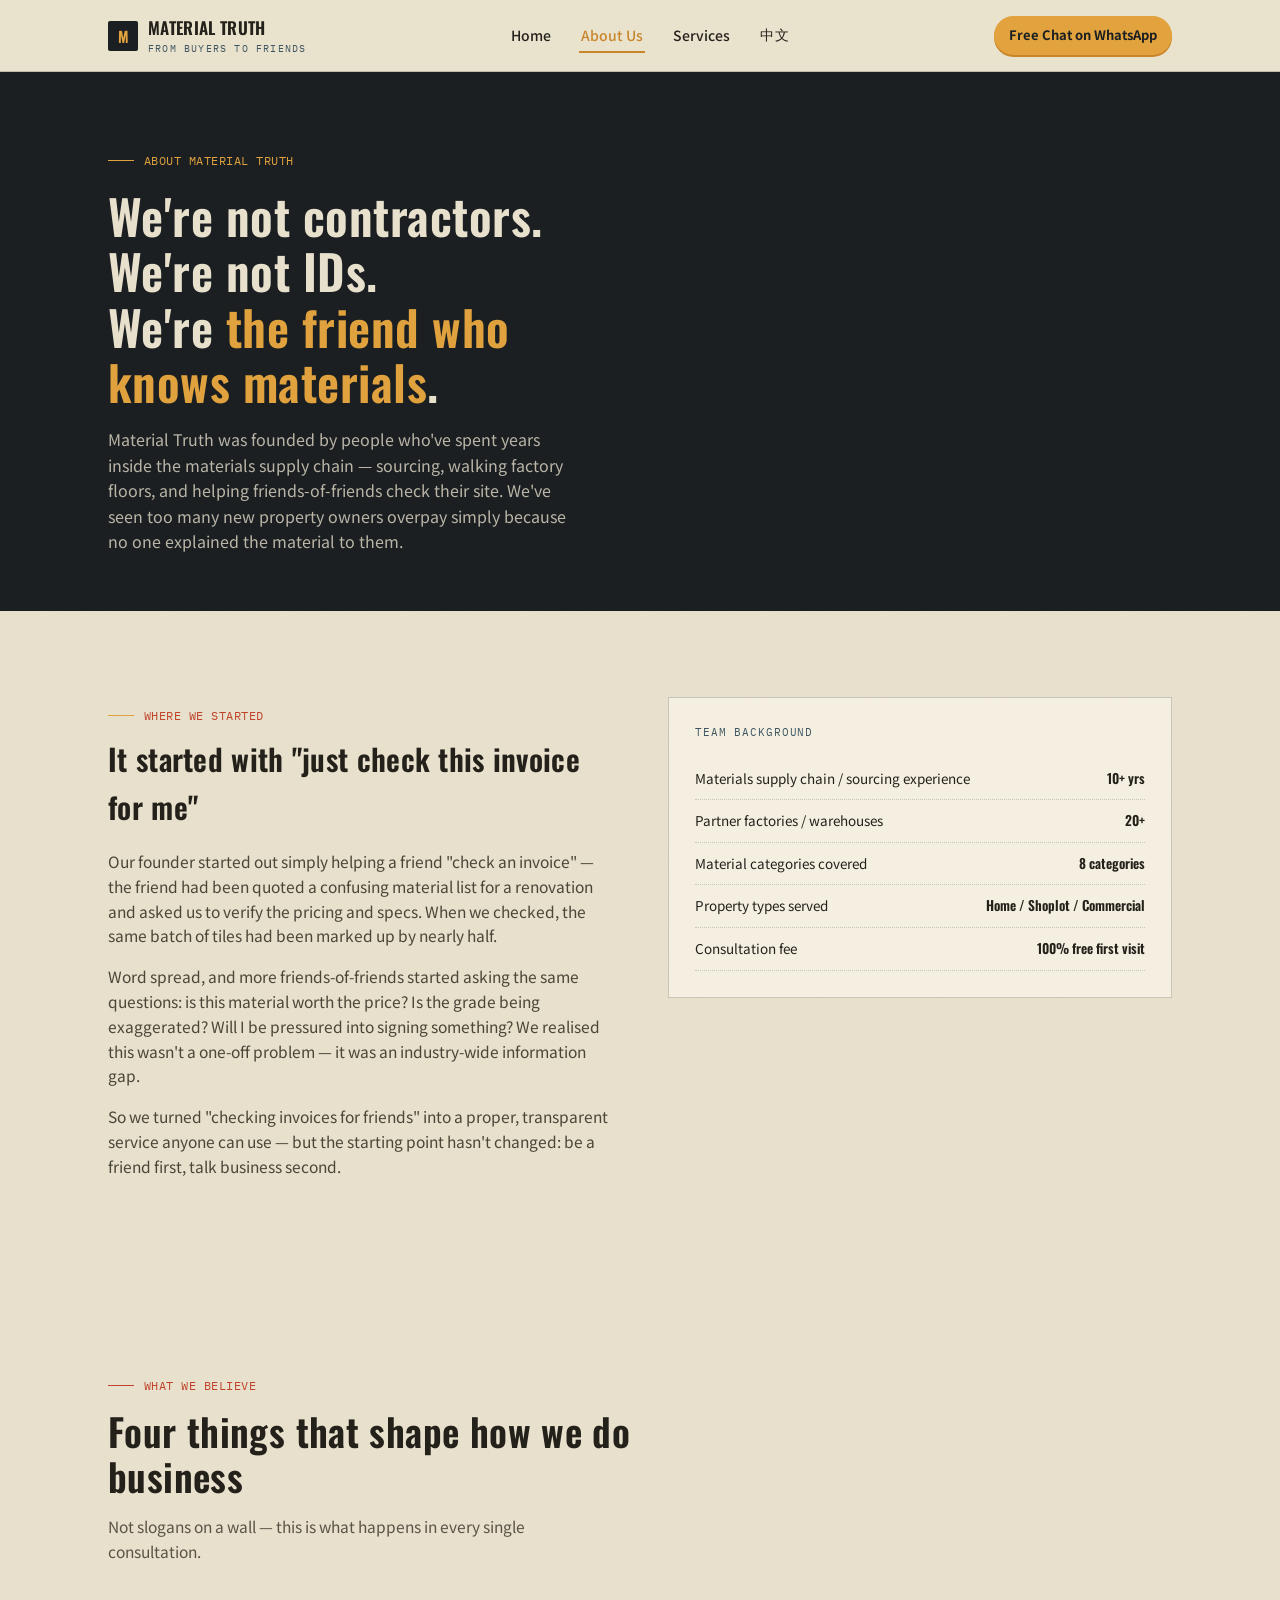
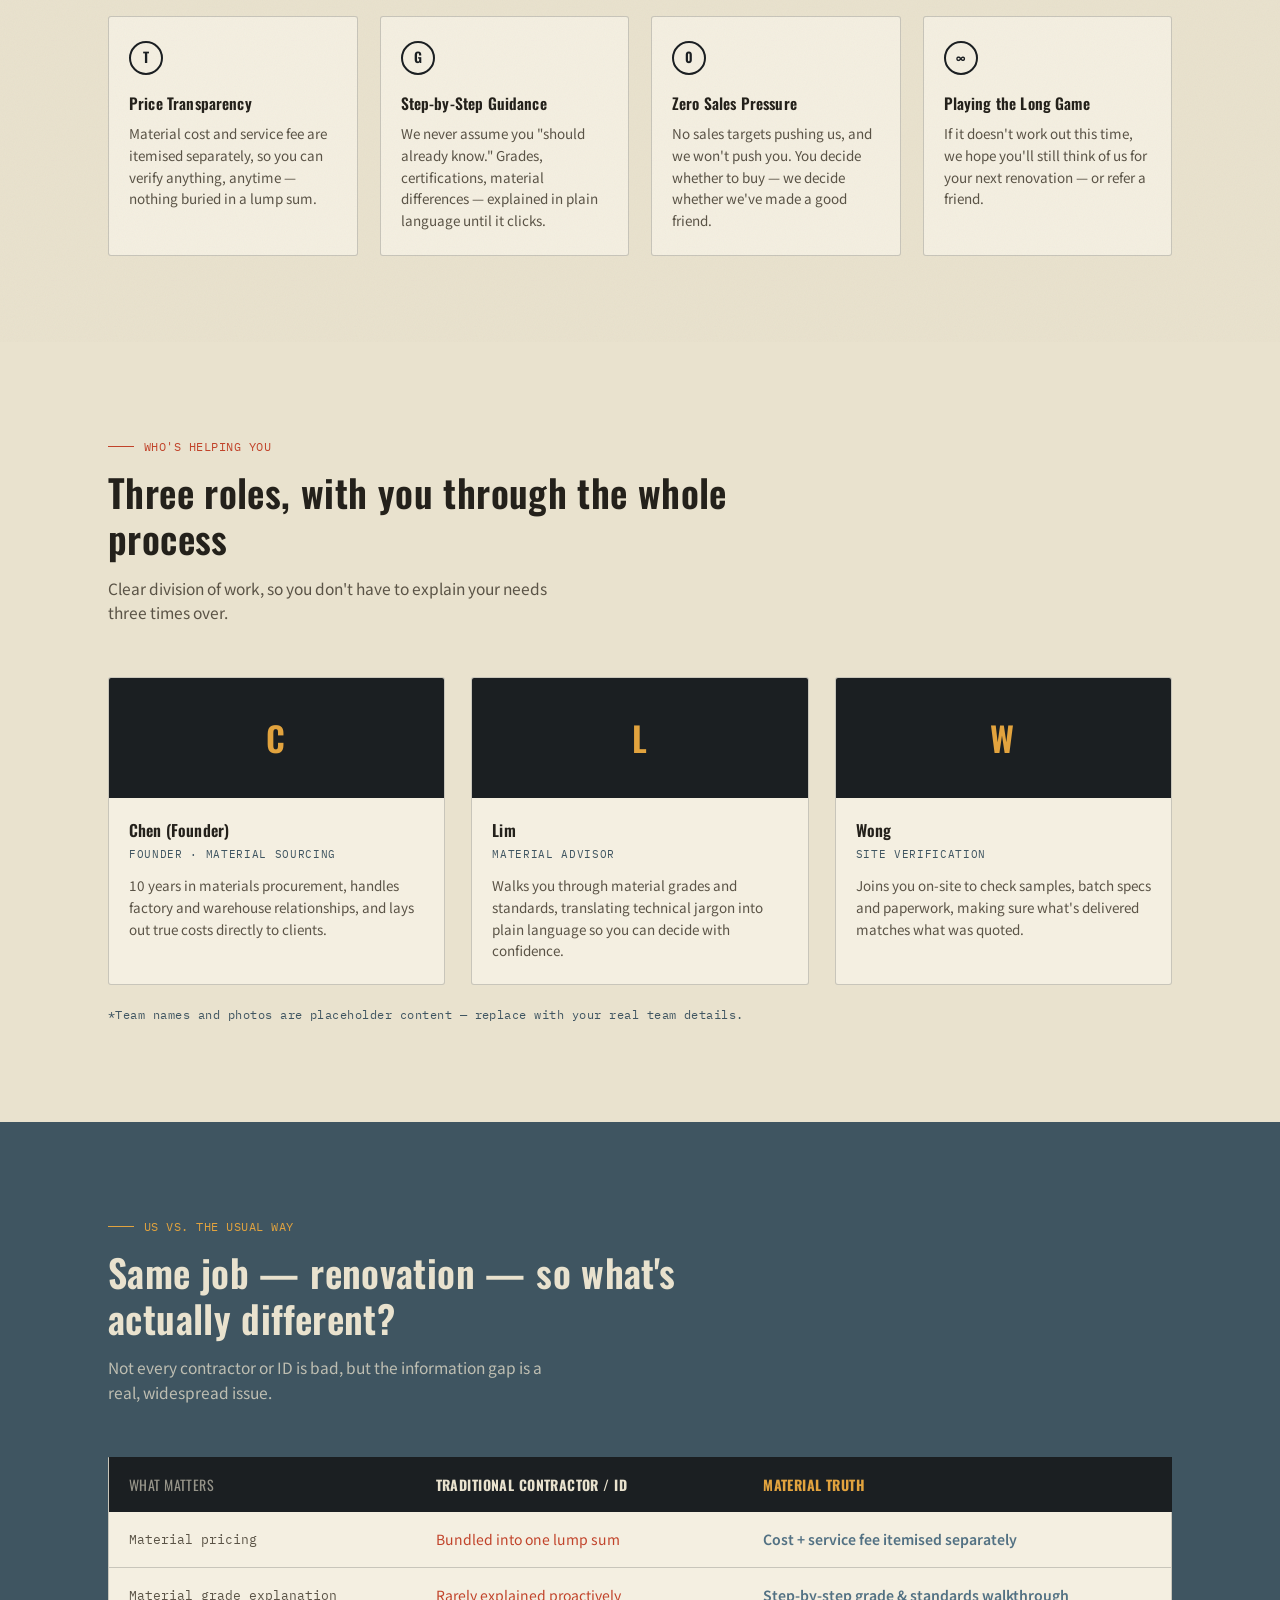
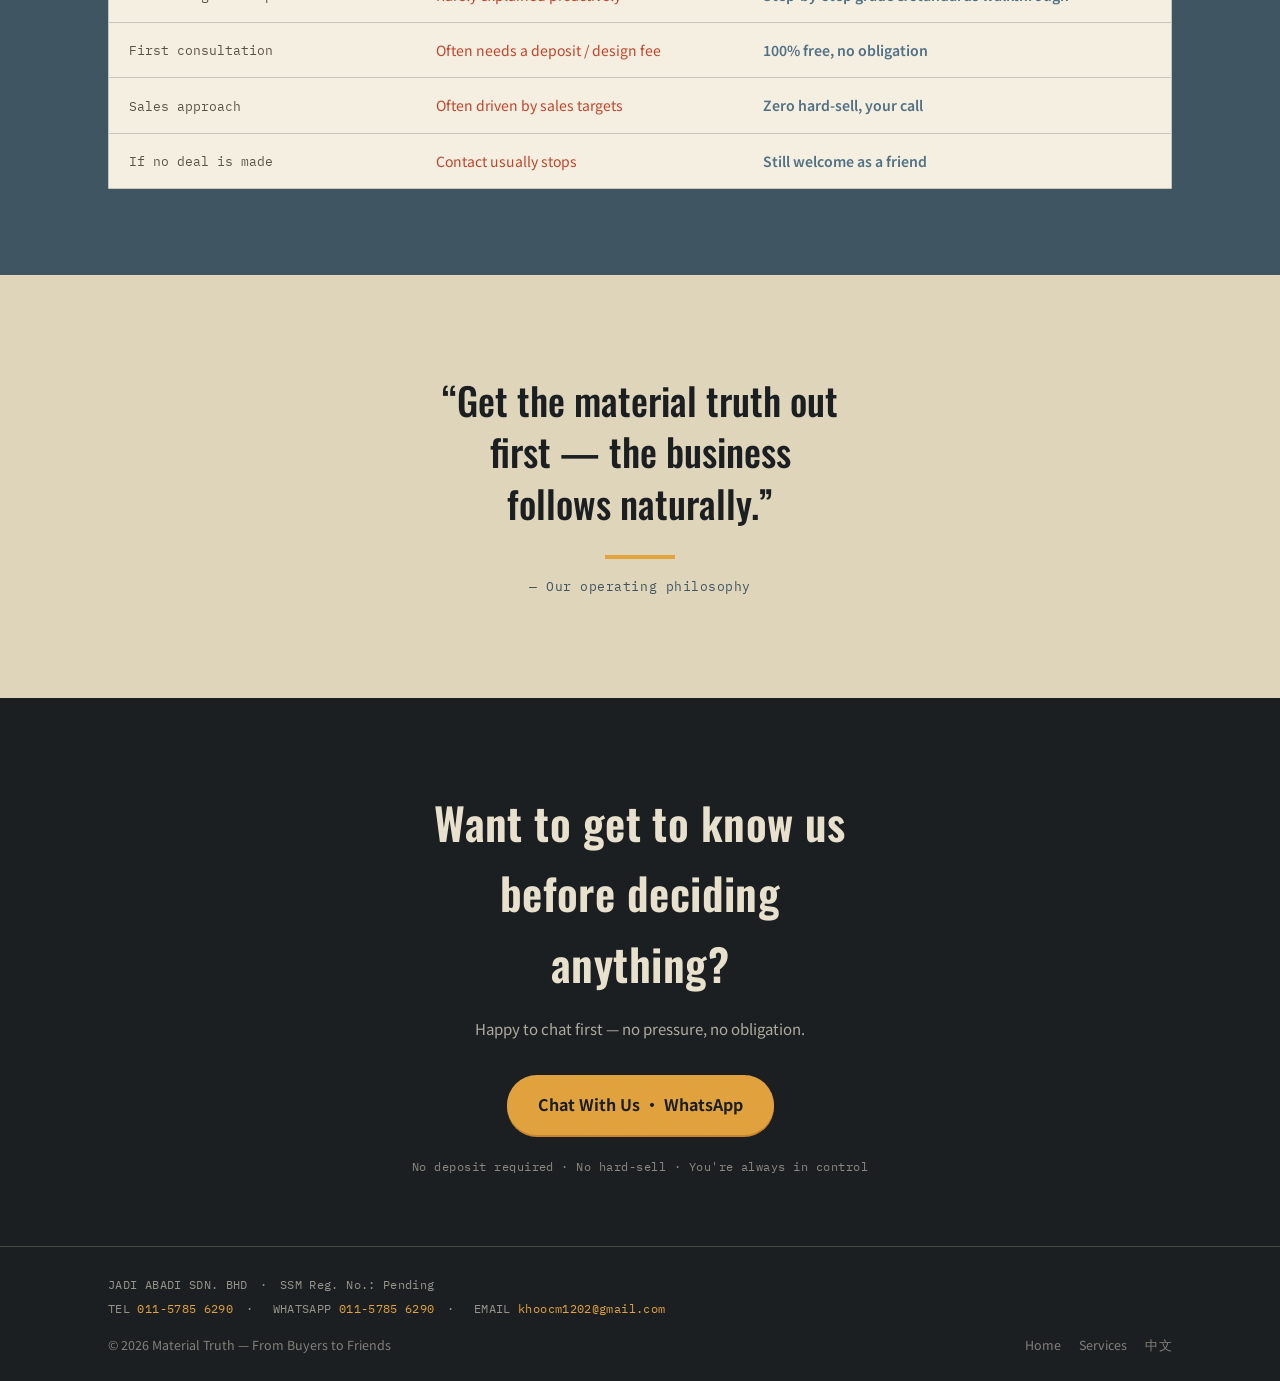
<file: material-truth-site/en/about.html>
<!DOCTYPE html>
<html lang="en">
<head>
<meta charset="UTF-8">
<meta name="viewport" content="width=device-width, initial-scale=1.0">
<title>About Us — Material Truth</title>
<link rel="preconnect" href="https://fonts.googleapis.com">
<link rel="preconnect" href="https://fonts.gstatic.com" crossorigin>
<link href="https://fonts.googleapis.com/css2?family=Oswald:wght@400;500;600;700&family=Noto+Sans+SC:wght@400;500;700;900&family=IBM+Plex+Mono:wght@400;500;600&display=swap" rel="stylesheet">
<link rel="stylesheet" href="style.css">
</head>
<body>

<header>
  <div class="nav">
    <a class="brand" href="index.html">
      <div class="brand-mark">M</div>
      <div>
        <div class="brand-name">MATERIAL TRUTH</div>
        <div class="brand-sub mono">FROM BUYERS TO FRIENDS</div>
      </div>
    </a>
    <nav class="nav-links">
      <a href="index.html">Home</a>
      <a href="about.html" class="active">About Us</a>
      <a href="services.html">Services</a>
      <a href="../about.html" class="mono">中文</a>
    </nav>
    <a class="btn btn-amber btn-sm" href="https://wa.me/601157856290?text=Hi%2C%20I%27d%20like%20to%20book%20a%20free%20material%20consultation" target="_blank" rel="noopener">Free Chat on WhatsApp</a>
  </div>
</header>

<section class="page-hero grain">
  <div class="wrap">
    <span class="eyebrow mono">About Material Truth</span>
    <h1>We're not contractors. We're not IDs.<br>We're <em>the friend who knows materials</em>.</h1>
    <p class="lede">Material Truth was founded by people who've spent years inside the materials supply chain — sourcing, walking factory floors, and helping friends-of-friends check their site. We've seen too many new property owners overpay simply because no one explained the material to them.</p>
  </div>
</section>

<section class="grain">
  <div class="wrap">
    <div class="origin">
      <div class="origin-copy reveal">
        <span class="eyebrow mono" style="color:var(--rust);padding-bottom:10px;">Where We Started</span>
        <h2 style="font-size:clamp(22px,3vw,30px);margin-bottom:18px;">It started with "just check this invoice for me"</h2>
        <p>Our founder started out simply helping a friend "check an invoice" — the friend had been quoted a confusing material list for a renovation and asked us to verify the pricing and specs. When we checked, the same batch of tiles had been marked up by nearly half.</p>
        <p>Word spread, and more friends-of-friends started asking the same questions: is this material worth the price? Is the grade being exaggerated? Will I be pressured into signing something? We realised this wasn't a one-off problem — it was an industry-wide information gap.</p>
        <p>So we turned "checking invoices for friends" into a proper, transparent service anyone can use — but the starting point hasn't changed: be a friend first, talk business second.</p>
      </div>
      <div class="origin-figure reveal">
        <span class="figure-label mono">TEAM BACKGROUND</span>
        <ul>
          <li><span>Materials supply chain / sourcing experience</span><b>10+ yrs</b></li>
          <li><span>Partner factories / warehouses</span><b>20+</b></li>
          <li><span>Material categories covered</span><b>8 categories</b></li>
          <li><span>Property types served</span><b>Home / Shoplot / Commercial</b></li>
          <li><span>Consultation fee</span><b>100% free first visit</b></li>
        </ul>
      </div>
    </div>
  </div>
</section>

<section class="pain grain">
  <div class="wrap">
    <div class="section-head reveal">
      <span class="eyebrow mono">What We Believe</span>
      <h2>Four things that shape how we do business</h2>
      <p>Not slogans on a wall — this is what happens in every single consultation.</p>
    </div>
    <div class="value-grid">
      <div class="value-card reveal">
        <div class="value-mark">T</div>
        <h4>Price Transparency</h4>
        <p>Material cost and service fee are itemised separately, so you can verify anything, anytime — nothing buried in a lump sum.</p>
      </div>
      <div class="value-card reveal">
        <div class="value-mark">G</div>
        <h4>Step-by-Step Guidance</h4>
        <p>We never assume you "should already know." Grades, certifications, material differences — explained in plain language until it clicks.</p>
      </div>
      <div class="value-card reveal">
        <div class="value-mark">0</div>
        <h4>Zero Sales Pressure</h4>
        <p>No sales targets pushing us, and we won't push you. You decide whether to buy — we decide whether we've made a good friend.</p>
      </div>
      <div class="value-card reveal">
        <div class="value-mark">∞</div>
        <h4>Playing the Long Game</h4>
        <p>If it doesn't work out this time, we hope you'll still think of us for your next renovation — or refer a friend.</p>
      </div>
    </div>
  </div>
</section>

<section>
  <div class="wrap">
    <div class="section-head reveal">
      <span class="eyebrow mono">Who's Helping You</span>
      <h2>Three roles, with you through the whole process</h2>
      <p>Clear division of work, so you don't have to explain your needs three times over.</p>
    </div>
    <div class="team-grid">
      <div class="team-card reveal">
        <div class="team-avatar">C</div>
        <div class="team-body">
          <h4>Chen (Founder)</h4>
          <span class="team-role mono">FOUNDER · MATERIAL SOURCING</span>
          <p>10 years in materials procurement, handles factory and warehouse relationships, and lays out true costs directly to clients.</p>
        </div>
      </div>
      <div class="team-card reveal">
        <div class="team-avatar">L</div>
        <div class="team-body">
          <h4>Lim</h4>
          <span class="team-role mono">MATERIAL ADVISOR</span>
          <p>Walks you through material grades and standards, translating technical jargon into plain language so you can decide with confidence.</p>
        </div>
      </div>
      <div class="team-card reveal">
        <div class="team-avatar">W</div>
        <div class="team-body">
          <h4>Wong</h4>
          <span class="team-role mono">SITE VERIFICATION</span>
          <p>Joins you on-site to check samples, batch specs and paperwork, making sure what's delivered matches what was quoted.</p>
        </div>
      </div>
    </div>
    <p class="mono" style="margin-top:20px;font-size:12px;color:var(--steel);">*Team names and photos are placeholder content — replace with your real team details.</p>
  </div>
</section>

<section class="process">
  <div class="wrap">
    <div class="section-head on-dark reveal">
      <span class="eyebrow mono">Us vs. The Usual Way</span>
      <h2>Same job — renovation — so what's actually different?</h2>
      <p>Not every contractor or ID is bad, but the information gap is a real, widespread issue.</p>
    </div>
    <div class="reveal" style="overflow-x:auto;">
      <table class="compare-table">
        <thead>
          <tr><th>What matters</th><th>Traditional Contractor / ID</th><th class="us">Material Truth</th></tr>
        </thead>
        <tbody>
          <tr><td>Material pricing</td><td class="no">Bundled into one lump sum</td><td class="yes">Cost + service fee itemised separately</td></tr>
          <tr><td>Material grade explanation</td><td class="no">Rarely explained proactively</td><td class="yes">Step-by-step grade & standards walkthrough</td></tr>
          <tr><td>First consultation</td><td class="no">Often needs a deposit / design fee</td><td class="yes">100% free, no obligation</td></tr>
          <tr><td>Sales approach</td><td class="no">Often driven by sales targets</td><td class="yes">Zero hard-sell, your call</td></tr>
          <tr><td>If no deal is made</td><td class="no">Contact usually stops</td><td class="yes">Still welcome as a friend</td></tr>
        </tbody>
      </table>
    </div>
  </div>
</section>

<section class="promise">
  <div class="wrap reveal">
    <blockquote>Get the material truth out first — the business follows naturally.</blockquote>
    <div class="underline"></div>
    <div class="cite mono">— Our operating philosophy</div>
  </div>
</section>

<section class="cta grain">
  <div class="wrap reveal">
    <h2>Want to get to know us before deciding anything?</h2>
    <p>Happy to chat first — no pressure, no obligation.</p>
    <a class="btn btn-amber" href="https://wa.me/601157856290?text=Hi%2C%20I%27d%20like%20to%20learn%20more%20about%20Material%20Truth" target="_blank" rel="noopener">Chat With Us · WhatsApp</a>
    <div class="fineprint">No deposit required · No hard-sell · You're always in control</div>
  </div>
</section>

<footer>
  <div class="wrap">
    <div class="mono" style="font-size:12px;line-height:2;color:rgba(233,226,206,.6);letter-spacing:.03em;margin-bottom:14px;">
      JADI ABADI SDN. BHD　·　SSM Reg. No.: Pending<br>
      TEL <a href="tel:+601157856290" style="color:var(--amber);">011-5785 6290</a>　·　
      WHATSAPP <a href="https://wa.me/601157856290" target="_blank" rel="noopener" style="color:var(--amber);">011-5785 6290</a>　·　
      EMAIL <a href="mailto:khoocm1202@gmail.com" style="color:var(--amber);">khoocm1202@gmail.com</a>
    </div>
    <div class="footer-bottom">
    <span>© 2026 Material Truth — From Buyers to Friends</span>
    <div class="footer-links">
      <a href="index.html">Home</a>
      <a href="services.html">Services</a>
      <a href="../about.html" class="mono">中文</a>
    </div>
    </div>
  </div>
</footer>

<script>
  const els = document.querySelectorAll('.reveal');
  if('IntersectionObserver' in window){
    const io = new IntersectionObserver((entries)=>{entries.forEach(e=>{if(e.isIntersecting){e.target.classList.add('in');io.unobserve(e.target);}});},{threshold:.15});
    els.forEach(el=>io.observe(el));
  } else { els.forEach(el=>el.classList.add('in')); }
</script>
</body>
</html>
</file>
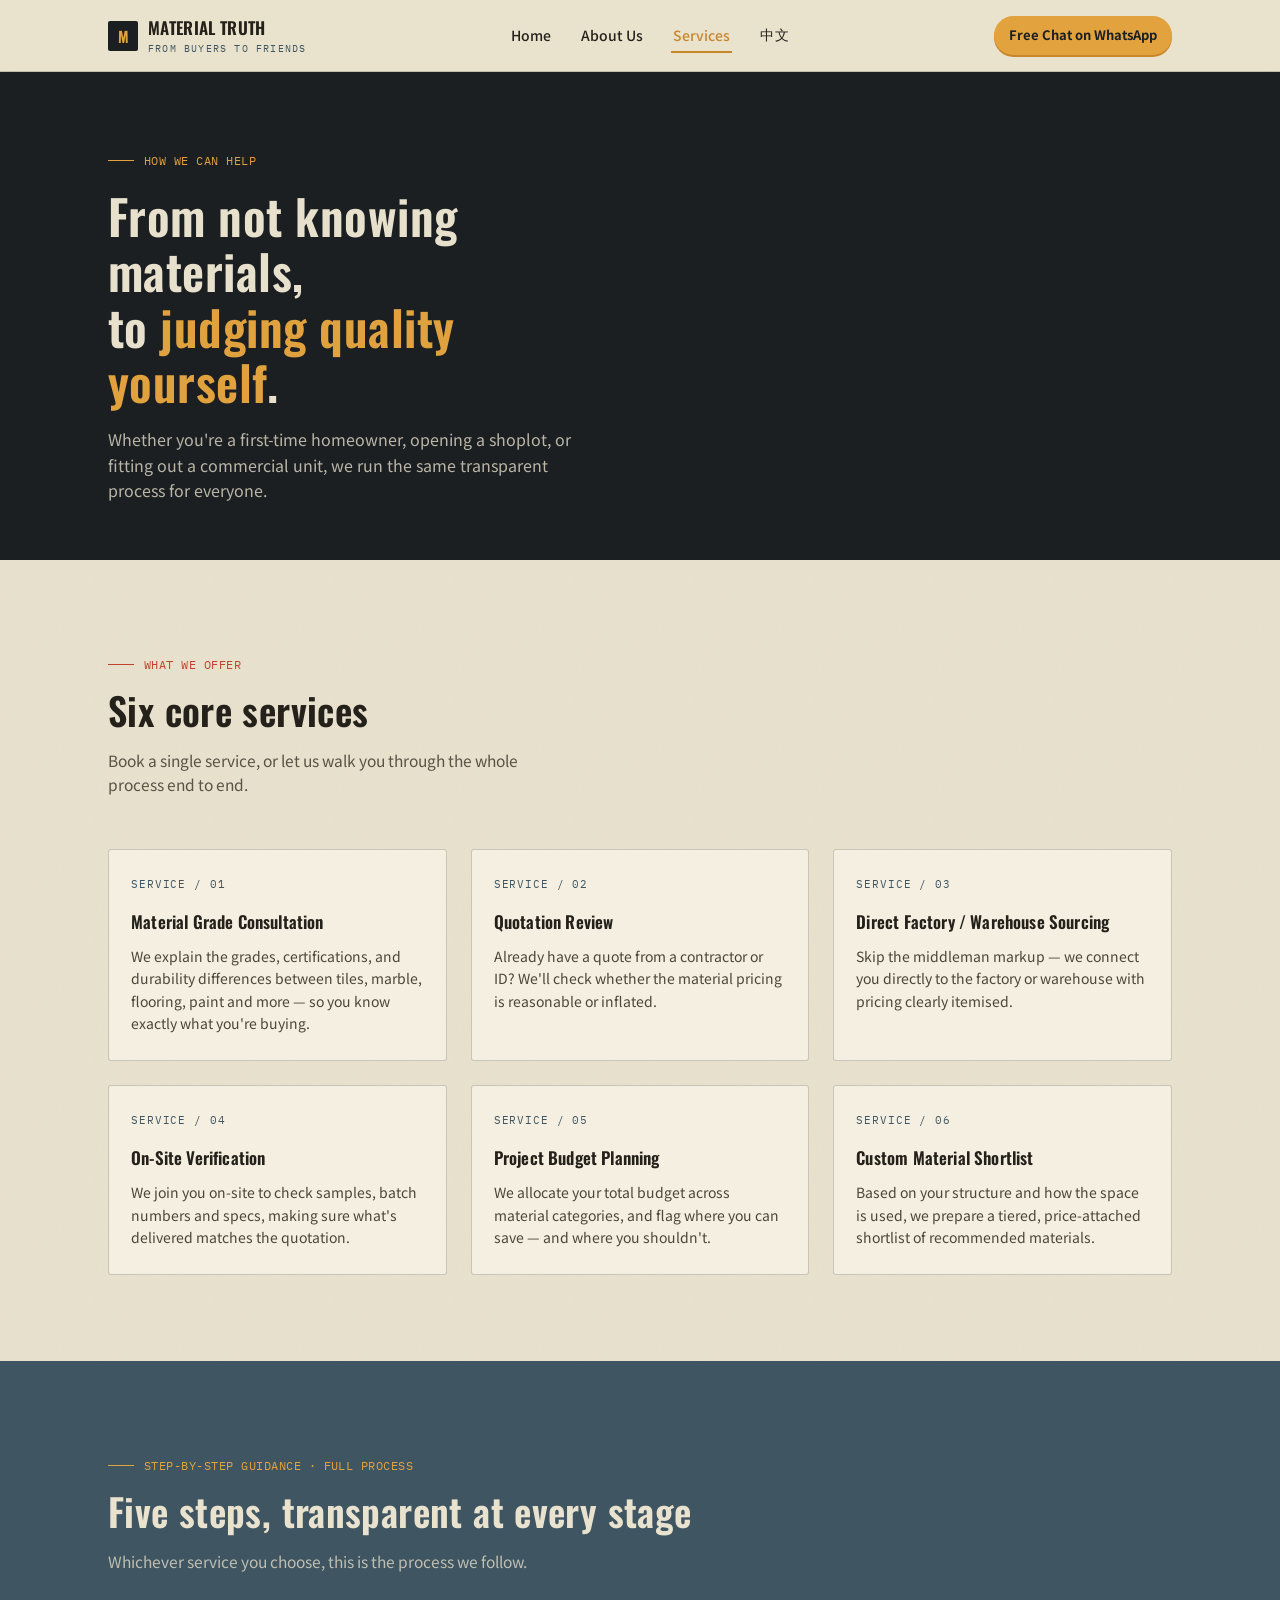
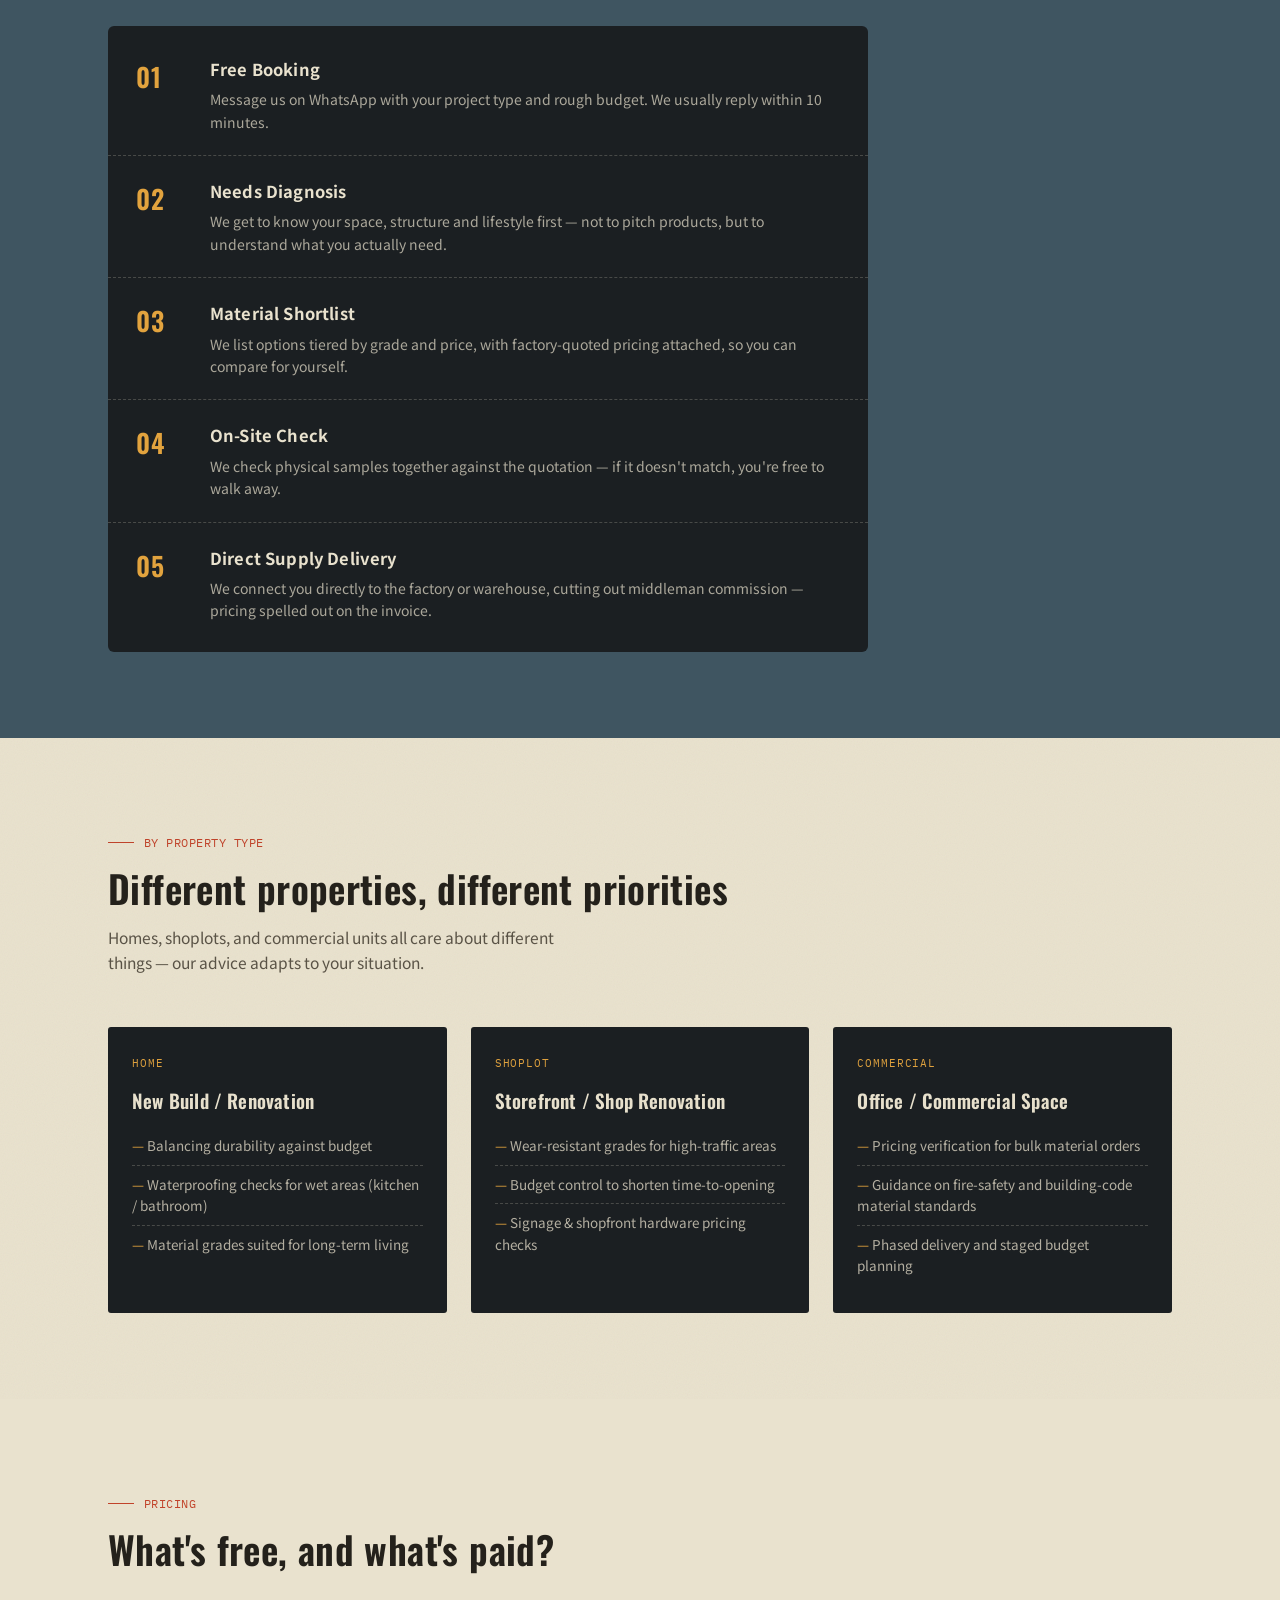
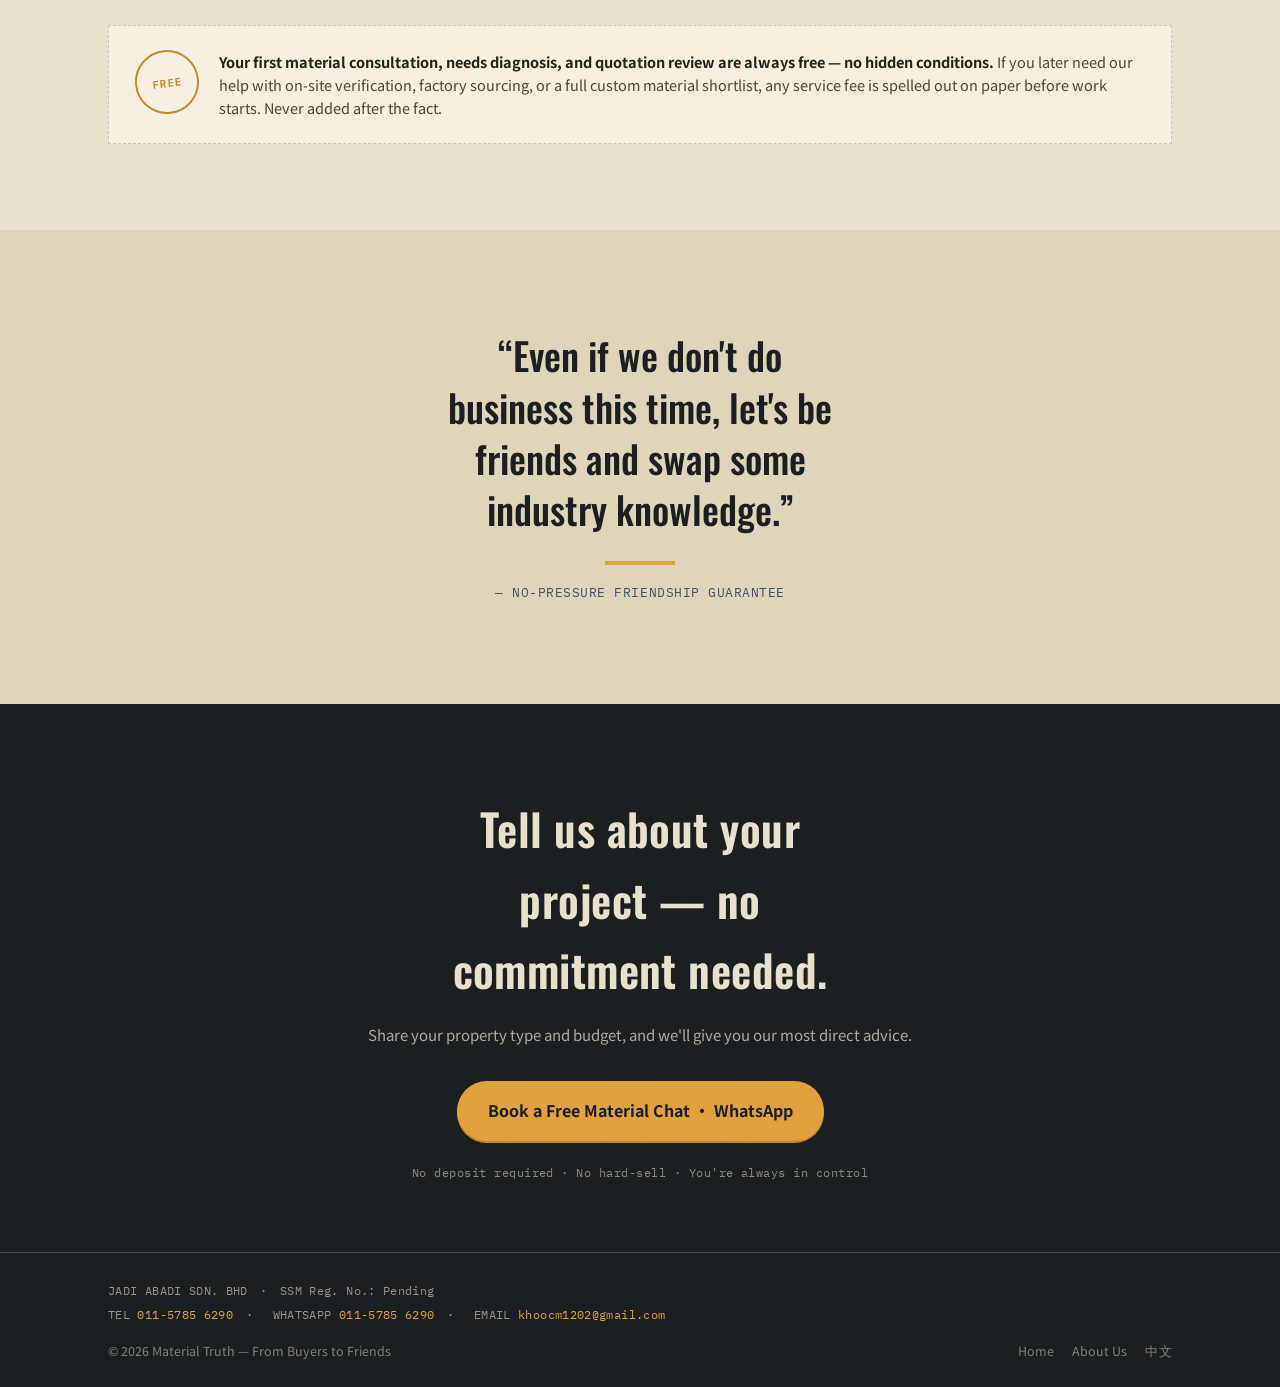
<file: material-truth-site/en/services.html>
<!DOCTYPE html>
<html lang="en">
<head>
<meta charset="UTF-8">
<meta name="viewport" content="width=device-width, initial-scale=1.0">
<title>Services — Material Truth</title>
<link rel="preconnect" href="https://fonts.googleapis.com">
<link rel="preconnect" href="https://fonts.gstatic.com" crossorigin>
<link href="https://fonts.googleapis.com/css2?family=Oswald:wght@400;500;600;700&family=Noto+Sans+SC:wght@400;500;700;900&family=IBM+Plex+Mono:wght@400;500;600&display=swap" rel="stylesheet">
<link rel="stylesheet" href="style.css">
</head>
<body>

<header>
  <div class="nav">
    <a class="brand" href="index.html">
      <div class="brand-mark">M</div>
      <div>
        <div class="brand-name">MATERIAL TRUTH</div>
        <div class="brand-sub mono">FROM BUYERS TO FRIENDS</div>
      </div>
    </a>
    <nav class="nav-links">
      <a href="index.html">Home</a>
      <a href="about.html">About Us</a>
      <a href="services.html" class="active">Services</a>
      <a href="../services.html" class="mono">中文</a>
    </nav>
    <a class="btn btn-amber btn-sm" href="https://wa.me/601157856290?text=Hi%2C%20I%27d%20like%20to%20book%20a%20free%20material%20consultation" target="_blank" rel="noopener">Free Chat on WhatsApp</a>
  </div>
</header>

<section class="page-hero grain">
  <div class="wrap">
    <span class="eyebrow mono">How We Can Help</span>
    <h1>From not knowing materials,<br>to <em>judging quality yourself</em>.</h1>
    <p class="lede">Whether you're a first-time homeowner, opening a shoplot, or fitting out a commercial unit, we run the same transparent process for everyone.</p>
  </div>
</section>

<section class="grain">
  <div class="wrap">
    <div class="section-head reveal">
      <span class="eyebrow mono">What We Offer</span>
      <h2>Six core services</h2>
      <p>Book a single service, or let us walk you through the whole process end to end.</p>
    </div>
    <div class="service-grid">
      <div class="service-card reveal">
        <span class="service-code mono">SERVICE / 01</span>
        <h4>Material Grade Consultation</h4>
        <p>We explain the grades, certifications, and durability differences between tiles, marble, flooring, paint and more — so you know exactly what you're buying.</p>
      </div>
      <div class="service-card reveal">
        <span class="service-code mono">SERVICE / 02</span>
        <h4>Quotation Review</h4>
        <p>Already have a quote from a contractor or ID? We'll check whether the material pricing is reasonable or inflated.</p>
      </div>
      <div class="service-card reveal">
        <span class="service-code mono">SERVICE / 03</span>
        <h4>Direct Factory / Warehouse Sourcing</h4>
        <p>Skip the middleman markup — we connect you directly to the factory or warehouse with pricing clearly itemised.</p>
      </div>
      <div class="service-card reveal">
        <span class="service-code mono">SERVICE / 04</span>
        <h4>On-Site Verification</h4>
        <p>We join you on-site to check samples, batch numbers and specs, making sure what's delivered matches the quotation.</p>
      </div>
      <div class="service-card reveal">
        <span class="service-code mono">SERVICE / 05</span>
        <h4>Project Budget Planning</h4>
        <p>We allocate your total budget across material categories, and flag where you can save — and where you shouldn't.</p>
      </div>
      <div class="service-card reveal">
        <span class="service-code mono">SERVICE / 06</span>
        <h4>Custom Material Shortlist</h4>
        <p>Based on your structure and how the space is used, we prepare a tiered, price-attached shortlist of recommended materials.</p>
      </div>
    </div>
  </div>
</section>

<section class="process" id="process">
  <div class="wrap">
    <div class="section-head on-dark reveal">
      <span class="eyebrow mono">Step-by-Step Guidance · Full Process</span>
      <h2>Five steps, transparent at every stage</h2>
      <p>Whichever service you choose, this is the process we follow.</p>
    </div>
    <div class="docket reveal">
      <div class="step">
        <div class="step-num mono">01</div>
        <div><h4>Free Booking</h4><p>Message us on WhatsApp with your project type and rough budget. We usually reply within 10 minutes.</p></div>
      </div>
      <div class="step">
        <div class="step-num mono">02</div>
        <div><h4>Needs Diagnosis</h4><p>We get to know your space, structure and lifestyle first — not to pitch products, but to understand what you actually need.</p></div>
      </div>
      <div class="step">
        <div class="step-num mono">03</div>
        <div><h4>Material Shortlist</h4><p>We list options tiered by grade and price, with factory-quoted pricing attached, so you can compare for yourself.</p></div>
      </div>
      <div class="step">
        <div class="step-num mono">04</div>
        <div><h4>On-Site Check</h4><p>We check physical samples together against the quotation — if it doesn't match, you're free to walk away.</p></div>
      </div>
      <div class="step">
        <div class="step-num mono">05</div>
        <div><h4>Direct Supply Delivery</h4><p>We connect you directly to the factory or warehouse, cutting out middleman commission — pricing spelled out on the invoice.</p></div>
      </div>
    </div>
  </div>
</section>

<section class="grain">
  <div class="wrap">
    <div class="section-head reveal">
      <span class="eyebrow mono">By Property Type</span>
      <h2>Different properties, different priorities</h2>
      <p>Homes, shoplots, and commercial units all care about different things — our advice adapts to your situation.</p>
    </div>
    <div class="audience-tabs">
      <div class="audience-card reveal">
        <span class="aud-label mono">HOME</span>
        <h4>New Build / Renovation</h4>
        <ul>
          <li>Balancing durability against budget</li>
          <li>Waterproofing checks for wet areas (kitchen / bathroom)</li>
          <li>Material grades suited for long-term living</li>
        </ul>
      </div>
      <div class="audience-card reveal">
        <span class="aud-label mono">SHOPLOT</span>
        <h4>Storefront / Shop Renovation</h4>
        <ul>
          <li>Wear-resistant grades for high-traffic areas</li>
          <li>Budget control to shorten time-to-opening</li>
          <li>Signage & shopfront hardware pricing checks</li>
        </ul>
      </div>
      <div class="audience-card reveal">
        <span class="aud-label mono">COMMERCIAL</span>
        <h4>Office / Commercial Space</h4>
        <ul>
          <li>Pricing verification for bulk material orders</li>
          <li>Guidance on fire-safety and building-code material standards</li>
          <li>Phased delivery and staged budget planning</li>
        </ul>
      </div>
    </div>
  </div>
</section>

<section>
  <div class="wrap reveal">
    <div class="section-head">
      <span class="eyebrow mono">Pricing</span>
      <h2>What's free, and what's paid?</h2>
    </div>
    <div class="pricing-note">
      <div class="tagchip mono">FREE</div>
      <p><b>Your first material consultation, needs diagnosis, and quotation review are always free — no hidden conditions.</b> If you later need our help with on-site verification, factory sourcing, or a full custom material shortlist, any service fee is spelled out on paper before work starts. Never added after the fact.</p>
    </div>
  </div>
</section>

<section class="promise">
  <div class="wrap reveal">
    <blockquote>Even if we don't do business this time, let's be friends and swap some industry knowledge.</blockquote>
    <div class="underline"></div>
    <div class="cite mono">— NO-PRESSURE FRIENDSHIP GUARANTEE</div>
  </div>
</section>

<section class="cta grain">
  <div class="wrap reveal">
    <h2>Tell us about your project — no commitment needed.</h2>
    <p>Share your property type and budget, and we'll give you our most direct advice.</p>
    <a class="btn btn-amber" href="https://wa.me/601157856290?text=Hi%2C%20I%27d%20like%20to%20book%20a%20free%20material%20consultation" target="_blank" rel="noopener">Book a Free Material Chat · WhatsApp</a>
    <div class="fineprint">No deposit required · No hard-sell · You're always in control</div>
  </div>
</section>

<footer>
  <div class="wrap">
    <div class="mono" style="font-size:12px;line-height:2;color:rgba(233,226,206,.6);letter-spacing:.03em;margin-bottom:14px;">
      JADI ABADI SDN. BHD　·　SSM Reg. No.: Pending<br>
      TEL <a href="tel:+601157856290" style="color:var(--amber);">011-5785 6290</a>　·　
      WHATSAPP <a href="https://wa.me/601157856290" target="_blank" rel="noopener" style="color:var(--amber);">011-5785 6290</a>　·　
      EMAIL <a href="mailto:khoocm1202@gmail.com" style="color:var(--amber);">khoocm1202@gmail.com</a>
    </div>
    <div class="footer-bottom">
    <span>© 2026 Material Truth — From Buyers to Friends</span>
    <div class="footer-links">
      <a href="index.html">Home</a>
      <a href="about.html">About Us</a>
      <a href="../services.html" class="mono">中文</a>
    </div>
    </div>
  </div>
</footer>

<script>
  const els = document.querySelectorAll('.reveal');
  if('IntersectionObserver' in window){
    const io = new IntersectionObserver((entries)=>{entries.forEach(e=>{if(e.isIntersecting){e.target.classList.add('in');io.unobserve(e.target);}});},{threshold:.15});
    els.forEach(el=>io.observe(el));
  } else { els.forEach(el=>el.classList.add('in')); }
</script>
</body>
</html>
</file>
<file: material-truth-site/style.css>
:root{
  --ink:#1b1f22;
  --ink-soft:#262b2f;
  --paper:#e9e2ce;
  --paper-2:#ded5ba;
  --paper-3:#f4efe1;
  --steel:#3f5561;
  --steel-soft:#527183;
  --amber:#e2a33e;
  --amber-deep:#c9852a;
  --rust:#c1432a;
  --line: rgba(27,31,34,.2);
  --line-on-dark: rgba(233,226,206,.22);
  --ink-on-paper:#24211b;
  --radius: 3px;
}

*{box-sizing:border-box;}
html{scroll-behavior:smooth;}
body{
  margin:0;
  background:var(--paper);
  color:var(--ink-on-paper);
  font-family:'Noto Sans SC','Inter',sans-serif;
  line-height:1.6;
  -webkit-font-smoothing:antialiased;
}
img,svg{display:block;max-width:100%;}
a{color:inherit;}
h1,h2,h3,h4{
  font-family:'Oswald','Noto Sans SC',sans-serif;
  font-weight:600;
  margin:0;
  letter-spacing:.01em;
}
.mono{
  font-family:'IBM Plex Mono',ui-monospace,monospace;
  letter-spacing:.04em;
}
.wrap{
  max-width:1120px;
  margin:0 auto;
  padding:0 28px;
}
:focus-visible{outline:3px solid var(--amber-deep);outline-offset:3px;}

/* ---------- paper grain ---------- */
.grain{position:relative;}
.grain::before{
  content:"";
  position:absolute;inset:0;
  pointer-events:none;
  opacity:.05;
  background-image:url("data:image/svg+xml;utf8,<svg xmlns='http://www.w3.org/2000/svg' width='120' height='120'><filter id='n'><feTurbulence type='fractalNoise' baseFrequency='0.9' numOctaves='2' stitchTiles='stitch'/></filter><rect width='100%25' height='100%25' filter='url(%23n)'/></svg>");
  mix-blend-mode:multiply;
}

/* ---------- header ---------- */
header{
  position:sticky;top:0;z-index:50;
  background:rgba(233,226,206,.92);
  backdrop-filter:blur(6px);
  border-bottom:1px solid var(--line);
}
.nav{
  display:flex;align-items:center;justify-content:space-between;
  padding:14px 28px;
  max-width:1120px;margin:0 auto;
  gap:20px;
}
.brand{display:flex;align-items:center;gap:10px;text-decoration:none;}
.brand-mark{
  width:30px;height:30px;background:var(--ink);
  display:flex;align-items:center;justify-content:center;
  color:var(--amber);font-family:'Oswald',sans-serif;font-weight:700;font-size:15px;
  border-radius:2px;flex-shrink:0;
}
.brand-name{font-family:'Oswald',sans-serif;font-weight:600;font-size:17px;letter-spacing:.02em;color:var(--ink-on-paper);}
.brand-sub{font-size:10px;color:var(--steel);letter-spacing:.12em;}

.nav-links{
  display:flex;align-items:center;gap:26px;
  font-size:14px;font-weight:500;
  flex:1;justify-content:center;
}
.nav-links a{
  text-decoration:none;color:var(--ink-on-paper);
  position:relative;padding:4px 2px;
}
.nav-links a::after{
  content:"";position:absolute;left:0;right:100%;bottom:-2px;height:2px;
  background:var(--amber-deep);transition:right .2s ease;
}
.nav-links a:hover::after{right:0;}
.nav-links a.active{color:var(--amber-deep);}
.nav-links a.active::after{right:0;}

.btn{
  display:inline-flex;align-items:center;gap:8px;
  padding:10px 18px;
  border-radius:999px;
  font-weight:700;font-size:14px;
  text-decoration:none;
  border:1px solid transparent;
  cursor:pointer;
  transition:transform .15s ease, box-shadow .15s ease;
  white-space:nowrap;
}
.btn:hover{transform:translateY(-1px);}
.btn-amber{background:var(--amber);color:var(--ink);box-shadow:0 2px 0 var(--amber-deep);}
.btn-amber:hover{box-shadow:0 4px 0 var(--amber-deep);}
.btn-ghost{background:transparent;border-color:var(--ink);color:var(--ink);}
.btn-ghost:hover{background:var(--ink);color:var(--paper);}
.btn-sm{padding:8px 14px;font-size:13px;}

/* ---------- generic hero (subpages) ---------- */
.page-hero{
  background:var(--ink);
  color:var(--paper);
  padding:70px 0 56px;
  position:relative;
}
.eyebrow{
  display:inline-flex;align-items:center;gap:10px;
  font-size:12px;color:var(--amber);
  text-transform:uppercase;
  padding-bottom:18px;
}
.eyebrow::before{content:"";width:26px;height:1px;background:var(--amber);}
.page-hero h1{
  font-size:clamp(30px,5vw,48px);
  line-height:1.15;
  max-width:20ch;
}
.page-hero h1 em{font-style:normal;color:var(--amber);}
.page-hero p.lede{
  max-width:52ch;
  font-size:16px;
  color:rgba(233,226,206,.78);
  margin:18px 0 0;
}

/* ---------- big hero (home only) ---------- */
.hero{
  background:var(--ink);
  color:var(--paper);
  padding:88px 0 0;
  position:relative;
  overflow:hidden;
}
.hero .wrap{position:relative;z-index:2;}
.hero h1{
  font-size:clamp(34px,6vw,62px);
  line-height:1.12;
  max-width:16ch;
}
.hero h1 em{font-style:normal;color:var(--amber);}
.hero p.lede{
  max-width:46ch;
  font-size:17px;
  color:rgba(233,226,206,.78);
  margin:22px 0 34px;
}
.hero-actions{display:flex;flex-wrap:wrap;gap:14px;margin-bottom:44px;}
.hero .btn-ghost{border-color:var(--line-on-dark);color:var(--paper);}
.hero .btn-ghost:hover{background:var(--paper);color:var(--ink);}

.stat-strip{
  display:flex;flex-wrap:wrap;gap:0;
  border-top:1px solid var(--line-on-dark);
}
.stat{
  flex:1 1 200px;
  padding:18px 22px;
  border-right:1px solid var(--line-on-dark);
  font-size:12.5px;
  color:rgba(233,226,206,.7);
}
.stat b{
  display:block;
  font-family:'Oswald',sans-serif;
  font-size:22px;
  color:var(--paper);
  font-weight:600;
  margin-bottom:2px;
}

/* ---------- marquee conveyor ---------- */
.conveyor{
  background:var(--paper-2);
  border-bottom:1px solid var(--line);
  border-top:1px solid var(--ink);
  overflow:hidden;
  white-space:nowrap;
}
.conveyor-track{
  display:inline-flex;
  animation:scroll 32s linear infinite;
}
.conveyor-track span{
  display:inline-flex;align-items:center;gap:10px;
  font-family:'IBM Plex Mono',monospace;
  font-size:12px;letter-spacing:.1em;
  text-transform:uppercase;
  color:var(--ink-on-paper);
  padding:12px 26px;
  border-right:1px dashed var(--line);
}
@keyframes scroll{
  from{transform:translateX(0);}
  to{transform:translateX(-50%);}
}

/* ---------- section shell ---------- */
section{padding:86px 0;}
.section-head{
  max-width:640px;
  margin-bottom:52px;
}
.section-head .eyebrow{color:var(--rust);padding-bottom:14px;}
.section-head .eyebrow::before{background:var(--rust);}
.section-head h2{font-size:clamp(26px,3.6vw,38px);line-height:1.2;}
.section-head p{color:#5a5346;margin-top:14px;font-size:15.5px;max-width:52ch;}
.section-head.on-dark h2{color:var(--paper);}
.section-head.on-dark p{color:rgba(233,226,206,.75);}
.section-head.on-dark .eyebrow{color:var(--amber);}
.section-head.on-dark .eyebrow::before{background:var(--amber);}

/* ---------- pain point / info hangtags ---------- */
.tags-grid{
  display:grid;
  grid-template-columns:repeat(3,1fr);
  gap:36px 28px;
}
.tags-grid.cols-2{grid-template-columns:repeat(2,1fr);}
.tag{
  position:relative;
  background:var(--paper-3);
  border:1px solid var(--line);
  border-radius:var(--radius);
  padding:30px 24px 26px;
  box-shadow:0 10px 24px -14px rgba(27,31,34,.35);
  transition:transform .2s ease;
}
.tag:nth-child(3n+1){transform:rotate(-1.4deg);}
.tag:nth-child(3n+2){transform:rotate(0.6deg);}
.tag:nth-child(3n+3){transform:rotate(-0.4deg);}
.tag:hover{transform:translateY(-4px) rotate(0deg);}
.tag::before{
  content:"";
  position:absolute;top:-11px;left:24px;
  width:20px;height:20px;
  background:var(--paper);
  border:2px solid var(--ink);
  border-radius:50%;
}
.tag::after{
  content:"";
  position:absolute;top:-34px;left:32px;
  width:1px;height:24px;
  border-left:2px dashed var(--ink-on-paper);
  opacity:.5;
}
.tag-label{
  font-family:'IBM Plex Mono',monospace;
  font-size:11px;letter-spacing:.08em;
  color:var(--steel);
  text-transform:uppercase;
  display:block;margin-bottom:14px;
  padding-top:6px;
}
.tag h3{font-size:20px;margin-bottom:10px;}
.tag p{font-size:14.5px;color:#4a4638;margin:0 0 18px;}
.stamp{
  display:inline-flex;align-items:center;gap:6px;
  font-family:'IBM Plex Mono',monospace;
  font-size:11px;font-weight:600;letter-spacing:.06em;
  color:var(--rust);
  border:1.5px solid var(--rust);
  border-radius:4px;
  padding:5px 10px;
  transform:rotate(-3deg);
}

/* ---------- process docket (steel band) ---------- */
.process{background:var(--steel);color:var(--paper);}
.docket{
  background:var(--ink);
  border-radius:6px;
  padding:8px 0;
  max-width:760px;
}
.step{
  display:grid;
  grid-template-columns:56px 1fr;
  gap:18px;
  padding:22px 28px;
  border-bottom:1px dashed var(--line-on-dark);
  align-items:start;
}
.step:last-child{border-bottom:none;}
.step-num{font-family:'Oswald',sans-serif;font-size:26px;color:var(--amber);font-weight:600;}
.step h4{font-family:'Noto Sans SC',sans-serif;font-weight:700;font-size:16.5px;margin-bottom:6px;color:var(--paper);}
.step p{margin:0;font-size:14px;color:rgba(233,226,206,.7);}

/* ---------- price comparison receipts ---------- */
.receipts{display:grid;grid-template-columns:1fr 1fr;gap:30px;}
.receipt{
  background:var(--paper-3);
  border:1px solid var(--line);
  padding:26px 24px;
  position:relative;
  font-family:'IBM Plex Mono',monospace;
}
.receipt::after{
  content:"";
  position:absolute;left:0;right:0;bottom:-9px;height:18px;
  background:
    radial-gradient(circle at 10px 0, transparent 9px, var(--paper-3) 9.5px) 0 -9px / 20px 18px repeat-x;
}
.receipt-title{
  font-family:'Oswald',sans-serif;
  font-size:16px;text-transform:uppercase;letter-spacing:.04em;
  margin-bottom:16px;padding-bottom:10px;
  border-bottom:1px dashed var(--line);
}
.receipt.bad .receipt-title{color:var(--rust);}
.receipt.good .receipt-title{color:var(--steel);}
.rline{display:flex;justify-content:space-between;font-size:13px;padding:7px 0;border-bottom:1px dotted var(--line);}
.rline.strike span:last-child{text-decoration:line-through;color:var(--rust);}
.rline.total{font-weight:700;font-size:14.5px;border-bottom:none;border-top:1px solid var(--ink-on-paper);margin-top:6px;padding-top:12px;}
.rline.total.bad span:last-child{color:var(--rust);}
.rline.total.good span:last-child{color:var(--steel-soft);}

/* ---------- friendship guarantee / quote ---------- */
.promise{background:var(--paper-2);text-align:center;padding:100px 0;}
.promise blockquote{
  margin:0 auto;max-width:20ch;
  font-family:'Oswald',sans-serif;
  font-size:clamp(24px,4vw,38px);
  font-weight:500;line-height:1.35;color:var(--ink);
}
.promise blockquote::before{content:"“";}
.promise blockquote::after{content:"”";}
.promise .underline{width:70px;height:4px;background:var(--amber);margin:26px auto 0;}
.promise .cite{margin-top:18px;font-size:13px;color:var(--steel);font-family:'IBM Plex Mono',monospace;}

/* ---------- final CTA ---------- */
.cta{background:var(--ink);color:var(--paper);text-align:center;padding:90px 0 70px;}
.cta h2{font-size:clamp(28px,4.5vw,44px);max-width:18ch;margin:0 auto 18px;}
.cta p{color:rgba(233,226,206,.72);margin-bottom:34px;font-size:15px;}
.cta .btn{font-size:16px;padding:16px 30px;}
.cta .fineprint{margin-top:22px;font-size:12px;color:rgba(233,226,206,.55);font-family:'IBM Plex Mono',monospace;letter-spacing:.04em;}

footer{
  background:var(--ink);
  border-top:1px solid var(--line-on-dark);
  padding:26px 0;
  color:rgba(233,226,206,.5);
  font-size:12.5px;
}
footer .wrap{display:block;}
.footer-bottom{display:flex;justify-content:space-between;flex-wrap:wrap;gap:10px;}
footer a{text-decoration:none;}
footer a:hover{color:var(--amber);}
.footer-links{display:flex;gap:18px;}

/* ---------- reveal ---------- */
.reveal{opacity:0;transform:translateY(16px);transition:opacity .6s ease, transform .6s ease;}
.reveal.in{opacity:1;transform:none;}

/* ================= ABOUT PAGE ================= */
.origin{
  display:grid;
  grid-template-columns:1fr 1fr;
  gap:56px;
  align-items:start;
}
.origin-copy p{font-size:15.5px;color:#4a4638;margin:0 0 16px;}
.origin-figure{
  background:var(--paper-3);
  border:1px solid var(--line);
  padding:26px;
  position:relative;
}
.origin-figure .figure-label{
  font-family:'IBM Plex Mono',monospace;font-size:11px;letter-spacing:.08em;
  color:var(--steel);text-transform:uppercase;margin-bottom:16px;display:block;
}
.origin-figure ul{margin:0;padding:0;list-style:none;}
.origin-figure li{
  display:flex;justify-content:space-between;
  font-size:13.5px;padding:10px 0;border-bottom:1px dotted var(--line);
}
.origin-figure li b{font-family:'Oswald',sans-serif;font-weight:600;color:var(--ink-on-paper);}

.value-grid{display:grid;grid-template-columns:repeat(4,1fr);gap:22px;}
.value-card{
  background:var(--paper-3);border:1px solid var(--line);
  padding:24px 20px;border-radius:var(--radius);
}
.value-card .value-mark{
  width:34px;height:34px;border:2px solid var(--ink);border-radius:50%;
  display:flex;align-items:center;justify-content:center;
  font-family:'Oswald',sans-serif;font-weight:600;font-size:14px;
  margin-bottom:16px;color:var(--ink);
}
.value-card h4{font-size:15.5px;margin-bottom:8px;}
.value-card p{font-size:13.5px;color:#5a5346;margin:0;}

.team-grid{display:grid;grid-template-columns:repeat(3,1fr);gap:26px;}
.team-card{
  background:var(--paper-3);border:1px solid var(--line);
  padding:0;overflow:hidden;border-radius:var(--radius);
}
.team-avatar{
  height:120px;background:var(--ink);
  display:flex;align-items:center;justify-content:center;
  font-family:'Oswald',sans-serif;font-size:34px;font-weight:600;color:var(--amber);
  letter-spacing:.05em;
}
.team-body{padding:20px 20px 22px;}
.team-body h4{font-size:16px;margin-bottom:2px;}
.team-role{font-family:'IBM Plex Mono',monospace;font-size:11px;color:var(--steel);text-transform:uppercase;letter-spacing:.06em;display:block;margin-bottom:12px;}
.team-body p{font-size:13.5px;color:#5a5346;margin:0;}

.compare-table{width:100%;border-collapse:collapse;background:var(--paper-3);border:1px solid var(--line);}
.compare-table th,.compare-table td{
  padding:16px 20px;text-align:left;font-size:14px;
  border-bottom:1px solid var(--line);
}
.compare-table thead th{
  font-family:'Oswald',sans-serif;font-size:14px;text-transform:uppercase;letter-spacing:.03em;
  background:var(--ink);color:var(--paper);border-bottom:none;
}
.compare-table thead th:first-child{color:rgba(233,226,206,.6);font-weight:400;}
.compare-table thead th.us{color:var(--amber);}
.compare-table tbody td:first-child{color:#5a5346;font-family:'IBM Plex Mono',monospace;font-size:12.5px;}
.compare-table tbody td.no{color:var(--rust);}
.compare-table tbody td.yes{color:var(--steel-soft);font-weight:600;}
.compare-table tbody tr:last-child td{border-bottom:none;}

/* ================= SERVICES PAGE ================= */
.service-grid{display:grid;grid-template-columns:repeat(3,1fr);gap:24px;}
.service-card{
  background:var(--paper-3);border:1px solid var(--line);border-radius:var(--radius);
  padding:26px 22px;position:relative;
}
.service-code{
  font-family:'IBM Plex Mono',monospace;font-size:11px;color:var(--steel);
  letter-spacing:.08em;display:block;margin-bottom:14px;
}
.service-card h4{font-size:17px;margin-bottom:10px;}
.service-card p{font-size:14px;color:#4a4638;margin:0;}

.audience-tabs{display:grid;grid-template-columns:repeat(3,1fr);gap:24px;}
.audience-card{
  background:var(--ink);color:var(--paper);border-radius:var(--radius);
  padding:28px 24px;
}
.audience-card .aud-label{font-family:'IBM Plex Mono',monospace;font-size:11px;color:var(--amber);letter-spacing:.08em;text-transform:uppercase;display:block;margin-bottom:12px;}
.audience-card h4{font-size:19px;margin-bottom:12px;color:var(--paper);}
.audience-card ul{margin:0;padding:0;list-style:none;}
.audience-card li{
  font-size:13.5px;color:rgba(233,226,206,.75);
  padding:8px 0;border-bottom:1px dashed var(--line-on-dark);
}
.audience-card li:last-child{border-bottom:none;}
.audience-card li::before{content:"— ";color:var(--amber);}

.pricing-note{
  background:var(--paper-3);border:1px dashed var(--line);
  padding:24px 26px;display:flex;gap:20px;align-items:flex-start;
}
.pricing-note .tagchip{
  flex-shrink:0;width:64px;height:64px;border-radius:50%;
  border:2px solid var(--amber-deep);color:var(--amber-deep);
  display:flex;align-items:center;justify-content:center;
  font-family:'IBM Plex Mono',monospace;font-size:11px;font-weight:600;text-align:center;line-height:1.2;
  transform:rotate(-6deg);
}
.pricing-note p{margin:0;font-size:14.5px;color:#4a4638;}
.pricing-note p b{color:var(--ink-on-paper);}

@media (max-width:900px){
  .origin{grid-template-columns:1fr;}
  .value-grid{grid-template-columns:repeat(2,1fr);}
  .team-grid,.service-grid,.audience-tabs{grid-template-columns:1fr;}
  .compare-table{font-size:13px;}
}
@media (max-width:860px){
  .tags-grid,.tags-grid.cols-2,.receipts{grid-template-columns:1fr;}
  .stat{flex:1 1 45%;}
  .nav-links{display:none;}
}
@media (max-width:560px){
  .wrap{padding:0 18px;}
  .brand-sub{display:none;}
  .compare-table{display:block;overflow-x:auto;white-space:nowrap;}
}
@media (prefers-reduced-motion: reduce){
  .conveyor-track{animation:none;}
  .reveal{opacity:1;transform:none;transition:none;}
}
</file>
<file: material-truth-site/en/style.css>
:root{
  --ink:#1b1f22;
  --ink-soft:#262b2f;
  --paper:#e9e2ce;
  --paper-2:#ded5ba;
  --paper-3:#f4efe1;
  --steel:#3f5561;
  --steel-soft:#527183;
  --amber:#e2a33e;
  --amber-deep:#c9852a;
  --rust:#c1432a;
  --line: rgba(27,31,34,.2);
  --line-on-dark: rgba(233,226,206,.22);
  --ink-on-paper:#24211b;
  --radius: 3px;
}

*{box-sizing:border-box;}
html{scroll-behavior:smooth;}
body{
  margin:0;
  background:var(--paper);
  color:var(--ink-on-paper);
  font-family:'Noto Sans SC','Inter',sans-serif;
  line-height:1.6;
  -webkit-font-smoothing:antialiased;
}
img,svg{display:block;max-width:100%;}
a{color:inherit;}
h1,h2,h3,h4{
  font-family:'Oswald','Noto Sans SC',sans-serif;
  font-weight:600;
  margin:0;
  letter-spacing:.01em;
}
.mono{
  font-family:'IBM Plex Mono',ui-monospace,monospace;
  letter-spacing:.04em;
}
.wrap{
  max-width:1120px;
  margin:0 auto;
  padding:0 28px;
}
:focus-visible{outline:3px solid var(--amber-deep);outline-offset:3px;}

/* ---------- paper grain ---------- */
.grain{position:relative;}
.grain::before{
  content:"";
  position:absolute;inset:0;
  pointer-events:none;
  opacity:.05;
  background-image:url("data:image/svg+xml;utf8,<svg xmlns='http://www.w3.org/2000/svg' width='120' height='120'><filter id='n'><feTurbulence type='fractalNoise' baseFrequency='0.9' numOctaves='2' stitchTiles='stitch'/></filter><rect width='100%25' height='100%25' filter='url(%23n)'/></svg>");
  mix-blend-mode:multiply;
}

/* ---------- header ---------- */
header{
  position:sticky;top:0;z-index:50;
  background:rgba(233,226,206,.92);
  backdrop-filter:blur(6px);
  border-bottom:1px solid var(--line);
}
.nav{
  display:flex;align-items:center;justify-content:space-between;
  padding:14px 28px;
  max-width:1120px;margin:0 auto;
  gap:20px;
}
.brand{display:flex;align-items:center;gap:10px;text-decoration:none;}
.brand-mark{
  width:30px;height:30px;background:var(--ink);
  display:flex;align-items:center;justify-content:center;
  color:var(--amber);font-family:'Oswald',sans-serif;font-weight:700;font-size:15px;
  border-radius:2px;flex-shrink:0;
}
.brand-name{font-family:'Oswald',sans-serif;font-weight:600;font-size:17px;letter-spacing:.02em;color:var(--ink-on-paper);}
.brand-sub{font-size:10px;color:var(--steel);letter-spacing:.12em;}

.nav-links{
  display:flex;align-items:center;gap:26px;
  font-size:14px;font-weight:500;
  flex:1;justify-content:center;
}
.nav-links a{
  text-decoration:none;color:var(--ink-on-paper);
  position:relative;padding:4px 2px;
}
.nav-links a::after{
  content:"";position:absolute;left:0;right:100%;bottom:-2px;height:2px;
  background:var(--amber-deep);transition:right .2s ease;
}
.nav-links a:hover::after{right:0;}
.nav-links a.active{color:var(--amber-deep);}
.nav-links a.active::after{right:0;}

.btn{
  display:inline-flex;align-items:center;gap:8px;
  padding:10px 18px;
  border-radius:999px;
  font-weight:700;font-size:14px;
  text-decoration:none;
  border:1px solid transparent;
  cursor:pointer;
  transition:transform .15s ease, box-shadow .15s ease;
  white-space:nowrap;
}
.btn:hover{transform:translateY(-1px);}
.btn-amber{background:var(--amber);color:var(--ink);box-shadow:0 2px 0 var(--amber-deep);}
.btn-amber:hover{box-shadow:0 4px 0 var(--amber-deep);}
.btn-ghost{background:transparent;border-color:var(--ink);color:var(--ink);}
.btn-ghost:hover{background:var(--ink);color:var(--paper);}
.btn-sm{padding:8px 14px;font-size:13px;}

/* ---------- generic hero (subpages) ---------- */
.page-hero{
  background:var(--ink);
  color:var(--paper);
  padding:70px 0 56px;
  position:relative;
}
.eyebrow{
  display:inline-flex;align-items:center;gap:10px;
  font-size:12px;color:var(--amber);
  text-transform:uppercase;
  padding-bottom:18px;
}
.eyebrow::before{content:"";width:26px;height:1px;background:var(--amber);}
.page-hero h1{
  font-size:clamp(30px,5vw,48px);
  line-height:1.15;
  max-width:20ch;
}
.page-hero h1 em{font-style:normal;color:var(--amber);}
.page-hero p.lede{
  max-width:52ch;
  font-size:16px;
  color:rgba(233,226,206,.78);
  margin:18px 0 0;
}

/* ---------- big hero (home only) ---------- */
.hero{
  background:var(--ink);
  color:var(--paper);
  padding:88px 0 0;
  position:relative;
  overflow:hidden;
}
.hero .wrap{position:relative;z-index:2;}
.hero h1{
  font-size:clamp(34px,6vw,62px);
  line-height:1.12;
  max-width:16ch;
}
.hero h1 em{font-style:normal;color:var(--amber);}
.hero p.lede{
  max-width:46ch;
  font-size:17px;
  color:rgba(233,226,206,.78);
  margin:22px 0 34px;
}
.hero-actions{display:flex;flex-wrap:wrap;gap:14px;margin-bottom:44px;}
.hero .btn-ghost{border-color:var(--line-on-dark);color:var(--paper);}
.hero .btn-ghost:hover{background:var(--paper);color:var(--ink);}

.stat-strip{
  display:flex;flex-wrap:wrap;gap:0;
  border-top:1px solid var(--line-on-dark);
}
.stat{
  flex:1 1 200px;
  padding:18px 22px;
  border-right:1px solid var(--line-on-dark);
  font-size:12.5px;
  color:rgba(233,226,206,.7);
}
.stat b{
  display:block;
  font-family:'Oswald',sans-serif;
  font-size:22px;
  color:var(--paper);
  font-weight:600;
  margin-bottom:2px;
}

/* ---------- marquee conveyor ---------- */
.conveyor{
  background:var(--paper-2);
  border-bottom:1px solid var(--line);
  border-top:1px solid var(--ink);
  overflow:hidden;
  white-space:nowrap;
}
.conveyor-track{
  display:inline-flex;
  animation:scroll 32s linear infinite;
}
.conveyor-track span{
  display:inline-flex;align-items:center;gap:10px;
  font-family:'IBM Plex Mono',monospace;
  font-size:12px;letter-spacing:.1em;
  text-transform:uppercase;
  color:var(--ink-on-paper);
  padding:12px 26px;
  border-right:1px dashed var(--line);
}
@keyframes scroll{
  from{transform:translateX(0);}
  to{transform:translateX(-50%);}
}

/* ---------- section shell ---------- */
section{padding:86px 0;}
.section-head{
  max-width:640px;
  margin-bottom:52px;
}
.section-head .eyebrow{color:var(--rust);padding-bottom:14px;}
.section-head .eyebrow::before{background:var(--rust);}
.section-head h2{font-size:clamp(26px,3.6vw,38px);line-height:1.2;}
.section-head p{color:#5a5346;margin-top:14px;font-size:15.5px;max-width:52ch;}
.section-head.on-dark h2{color:var(--paper);}
.section-head.on-dark p{color:rgba(233,226,206,.75);}
.section-head.on-dark .eyebrow{color:var(--amber);}
.section-head.on-dark .eyebrow::before{background:var(--amber);}

/* ---------- pain point / info hangtags ---------- */
.tags-grid{
  display:grid;
  grid-template-columns:repeat(3,1fr);
  gap:36px 28px;
}
.tags-grid.cols-2{grid-template-columns:repeat(2,1fr);}
.tag{
  position:relative;
  background:var(--paper-3);
  border:1px solid var(--line);
  border-radius:var(--radius);
  padding:30px 24px 26px;
  box-shadow:0 10px 24px -14px rgba(27,31,34,.35);
  transition:transform .2s ease;
}
.tag:nth-child(3n+1){transform:rotate(-1.4deg);}
.tag:nth-child(3n+2){transform:rotate(0.6deg);}
.tag:nth-child(3n+3){transform:rotate(-0.4deg);}
.tag:hover{transform:translateY(-4px) rotate(0deg);}
.tag::before{
  content:"";
  position:absolute;top:-11px;left:24px;
  width:20px;height:20px;
  background:var(--paper);
  border:2px solid var(--ink);
  border-radius:50%;
}
.tag::after{
  content:"";
  position:absolute;top:-34px;left:32px;
  width:1px;height:24px;
  border-left:2px dashed var(--ink-on-paper);
  opacity:.5;
}
.tag-label{
  font-family:'IBM Plex Mono',monospace;
  font-size:11px;letter-spacing:.08em;
  color:var(--steel);
  text-transform:uppercase;
  display:block;margin-bottom:14px;
  padding-top:6px;
}
.tag h3{font-size:20px;margin-bottom:10px;}
.tag p{font-size:14.5px;color:#4a4638;margin:0 0 18px;}
.stamp{
  display:inline-flex;align-items:center;gap:6px;
  font-family:'IBM Plex Mono',monospace;
  font-size:11px;font-weight:600;letter-spacing:.06em;
  color:var(--rust);
  border:1.5px solid var(--rust);
  border-radius:4px;
  padding:5px 10px;
  transform:rotate(-3deg);
}

/* ---------- process docket (steel band) ---------- */
.process{background:var(--steel);color:var(--paper);}
.docket{
  background:var(--ink);
  border-radius:6px;
  padding:8px 0;
  max-width:760px;
}
.step{
  display:grid;
  grid-template-columns:56px 1fr;
  gap:18px;
  padding:22px 28px;
  border-bottom:1px dashed var(--line-on-dark);
  align-items:start;
}
.step:last-child{border-bottom:none;}
.step-num{font-family:'Oswald',sans-serif;font-size:26px;color:var(--amber);font-weight:600;}
.step h4{font-family:'Noto Sans SC',sans-serif;font-weight:700;font-size:16.5px;margin-bottom:6px;color:var(--paper);}
.step p{margin:0;font-size:14px;color:rgba(233,226,206,.7);}

/* ---------- price comparison receipts ---------- */
.receipts{display:grid;grid-template-columns:1fr 1fr;gap:30px;}
.receipt{
  background:var(--paper-3);
  border:1px solid var(--line);
  padding:26px 24px;
  position:relative;
  font-family:'IBM Plex Mono',monospace;
}
.receipt::after{
  content:"";
  position:absolute;left:0;right:0;bottom:-9px;height:18px;
  background:
    radial-gradient(circle at 10px 0, transparent 9px, var(--paper-3) 9.5px) 0 -9px / 20px 18px repeat-x;
}
.receipt-title{
  font-family:'Oswald',sans-serif;
  font-size:16px;text-transform:uppercase;letter-spacing:.04em;
  margin-bottom:16px;padding-bottom:10px;
  border-bottom:1px dashed var(--line);
}
.receipt.bad .receipt-title{color:var(--rust);}
.receipt.good .receipt-title{color:var(--steel);}
.rline{display:flex;justify-content:space-between;font-size:13px;padding:7px 0;border-bottom:1px dotted var(--line);}
.rline.strike span:last-child{text-decoration:line-through;color:var(--rust);}
.rline.total{font-weight:700;font-size:14.5px;border-bottom:none;border-top:1px solid var(--ink-on-paper);margin-top:6px;padding-top:12px;}
.rline.total.bad span:last-child{color:var(--rust);}
.rline.total.good span:last-child{color:var(--steel-soft);}

/* ---------- friendship guarantee / quote ---------- */
.promise{background:var(--paper-2);text-align:center;padding:100px 0;}
.promise blockquote{
  margin:0 auto;max-width:20ch;
  font-family:'Oswald',sans-serif;
  font-size:clamp(24px,4vw,38px);
  font-weight:500;line-height:1.35;color:var(--ink);
}
.promise blockquote::before{content:"“";}
.promise blockquote::after{content:"”";}
.promise .underline{width:70px;height:4px;background:var(--amber);margin:26px auto 0;}
.promise .cite{margin-top:18px;font-size:13px;color:var(--steel);font-family:'IBM Plex Mono',monospace;}

/* ---------- final CTA ---------- */
.cta{background:var(--ink);color:var(--paper);text-align:center;padding:90px 0 70px;}
.cta h2{font-size:clamp(28px,4.5vw,44px);max-width:18ch;margin:0 auto 18px;}
.cta p{color:rgba(233,226,206,.72);margin-bottom:34px;font-size:15px;}
.cta .btn{font-size:16px;padding:16px 30px;}
.cta .fineprint{margin-top:22px;font-size:12px;color:rgba(233,226,206,.55);font-family:'IBM Plex Mono',monospace;letter-spacing:.04em;}

footer{
  background:var(--ink);
  border-top:1px solid var(--line-on-dark);
  padding:26px 0;
  color:rgba(233,226,206,.5);
  font-size:12.5px;
}
footer .wrap{display:block;}
.footer-bottom{display:flex;justify-content:space-between;flex-wrap:wrap;gap:10px;}
footer a{text-decoration:none;}
footer a:hover{color:var(--amber);}
.footer-links{display:flex;gap:18px;}

/* ---------- reveal ---------- */
.reveal{opacity:0;transform:translateY(16px);transition:opacity .6s ease, transform .6s ease;}
.reveal.in{opacity:1;transform:none;}

/* ================= ABOUT PAGE ================= */
.origin{
  display:grid;
  grid-template-columns:1fr 1fr;
  gap:56px;
  align-items:start;
}
.origin-copy p{font-size:15.5px;color:#4a4638;margin:0 0 16px;}
.origin-figure{
  background:var(--paper-3);
  border:1px solid var(--line);
  padding:26px;
  position:relative;
}
.origin-figure .figure-label{
  font-family:'IBM Plex Mono',monospace;font-size:11px;letter-spacing:.08em;
  color:var(--steel);text-transform:uppercase;margin-bottom:16px;display:block;
}
.origin-figure ul{margin:0;padding:0;list-style:none;}
.origin-figure li{
  display:flex;justify-content:space-between;
  font-size:13.5px;padding:10px 0;border-bottom:1px dotted var(--line);
}
.origin-figure li b{font-family:'Oswald',sans-serif;font-weight:600;color:var(--ink-on-paper);}

.value-grid{display:grid;grid-template-columns:repeat(4,1fr);gap:22px;}
.value-card{
  background:var(--paper-3);border:1px solid var(--line);
  padding:24px 20px;border-radius:var(--radius);
}
.value-card .value-mark{
  width:34px;height:34px;border:2px solid var(--ink);border-radius:50%;
  display:flex;align-items:center;justify-content:center;
  font-family:'Oswald',sans-serif;font-weight:600;font-size:14px;
  margin-bottom:16px;color:var(--ink);
}
.value-card h4{font-size:15.5px;margin-bottom:8px;}
.value-card p{font-size:13.5px;color:#5a5346;margin:0;}

.team-grid{display:grid;grid-template-columns:repeat(3,1fr);gap:26px;}
.team-card{
  background:var(--paper-3);border:1px solid var(--line);
  padding:0;overflow:hidden;border-radius:var(--radius);
}
.team-avatar{
  height:120px;background:var(--ink);
  display:flex;align-items:center;justify-content:center;
  font-family:'Oswald',sans-serif;font-size:34px;font-weight:600;color:var(--amber);
  letter-spacing:.05em;
}
.team-body{padding:20px 20px 22px;}
.team-body h4{font-size:16px;margin-bottom:2px;}
.team-role{font-family:'IBM Plex Mono',monospace;font-size:11px;color:var(--steel);text-transform:uppercase;letter-spacing:.06em;display:block;margin-bottom:12px;}
.team-body p{font-size:13.5px;color:#5a5346;margin:0;}

.compare-table{width:100%;border-collapse:collapse;background:var(--paper-3);border:1px solid var(--line);}
.compare-table th,.compare-table td{
  padding:16px 20px;text-align:left;font-size:14px;
  border-bottom:1px solid var(--line);
}
.compare-table thead th{
  font-family:'Oswald',sans-serif;font-size:14px;text-transform:uppercase;letter-spacing:.03em;
  background:var(--ink);color:var(--paper);border-bottom:none;
}
.compare-table thead th:first-child{color:rgba(233,226,206,.6);font-weight:400;}
.compare-table thead th.us{color:var(--amber);}
.compare-table tbody td:first-child{color:#5a5346;font-family:'IBM Plex Mono',monospace;font-size:12.5px;}
.compare-table tbody td.no{color:var(--rust);}
.compare-table tbody td.yes{color:var(--steel-soft);font-weight:600;}
.compare-table tbody tr:last-child td{border-bottom:none;}

/* ================= SERVICES PAGE ================= */
.service-grid{display:grid;grid-template-columns:repeat(3,1fr);gap:24px;}
.service-card{
  background:var(--paper-3);border:1px solid var(--line);border-radius:var(--radius);
  padding:26px 22px;position:relative;
}
.service-code{
  font-family:'IBM Plex Mono',monospace;font-size:11px;color:var(--steel);
  letter-spacing:.08em;display:block;margin-bottom:14px;
}
.service-card h4{font-size:17px;margin-bottom:10px;}
.service-card p{font-size:14px;color:#4a4638;margin:0;}

.audience-tabs{display:grid;grid-template-columns:repeat(3,1fr);gap:24px;}
.audience-card{
  background:var(--ink);color:var(--paper);border-radius:var(--radius);
  padding:28px 24px;
}
.audience-card .aud-label{font-family:'IBM Plex Mono',monospace;font-size:11px;color:var(--amber);letter-spacing:.08em;text-transform:uppercase;display:block;margin-bottom:12px;}
.audience-card h4{font-size:19px;margin-bottom:12px;color:var(--paper);}
.audience-card ul{margin:0;padding:0;list-style:none;}
.audience-card li{
  font-size:13.5px;color:rgba(233,226,206,.75);
  padding:8px 0;border-bottom:1px dashed var(--line-on-dark);
}
.audience-card li:last-child{border-bottom:none;}
.audience-card li::before{content:"— ";color:var(--amber);}

.pricing-note{
  background:var(--paper-3);border:1px dashed var(--line);
  padding:24px 26px;display:flex;gap:20px;align-items:flex-start;
}
.pricing-note .tagchip{
  flex-shrink:0;width:64px;height:64px;border-radius:50%;
  border:2px solid var(--amber-deep);color:var(--amber-deep);
  display:flex;align-items:center;justify-content:center;
  font-family:'IBM Plex Mono',monospace;font-size:11px;font-weight:600;text-align:center;line-height:1.2;
  transform:rotate(-6deg);
}
.pricing-note p{margin:0;font-size:14.5px;color:#4a4638;}
.pricing-note p b{color:var(--ink-on-paper);}

@media (max-width:900px){
  .origin{grid-template-columns:1fr;}
  .value-grid{grid-template-columns:repeat(2,1fr);}
  .team-grid,.service-grid,.audience-tabs{grid-template-columns:1fr;}
  .compare-table{font-size:13px;}
}
@media (max-width:860px){
  .tags-grid,.tags-grid.cols-2,.receipts{grid-template-columns:1fr;}
  .stat{flex:1 1 45%;}
  .nav-links{display:none;}
}
@media (max-width:560px){
  .wrap{padding:0 18px;}
  .brand-sub{display:none;}
  .compare-table{display:block;overflow-x:auto;white-space:nowrap;}
}
@media (prefers-reduced-motion: reduce){
  .conveyor-track{animation:none;}
  .reveal{opacity:1;transform:none;transition:none;}
}
</file>
